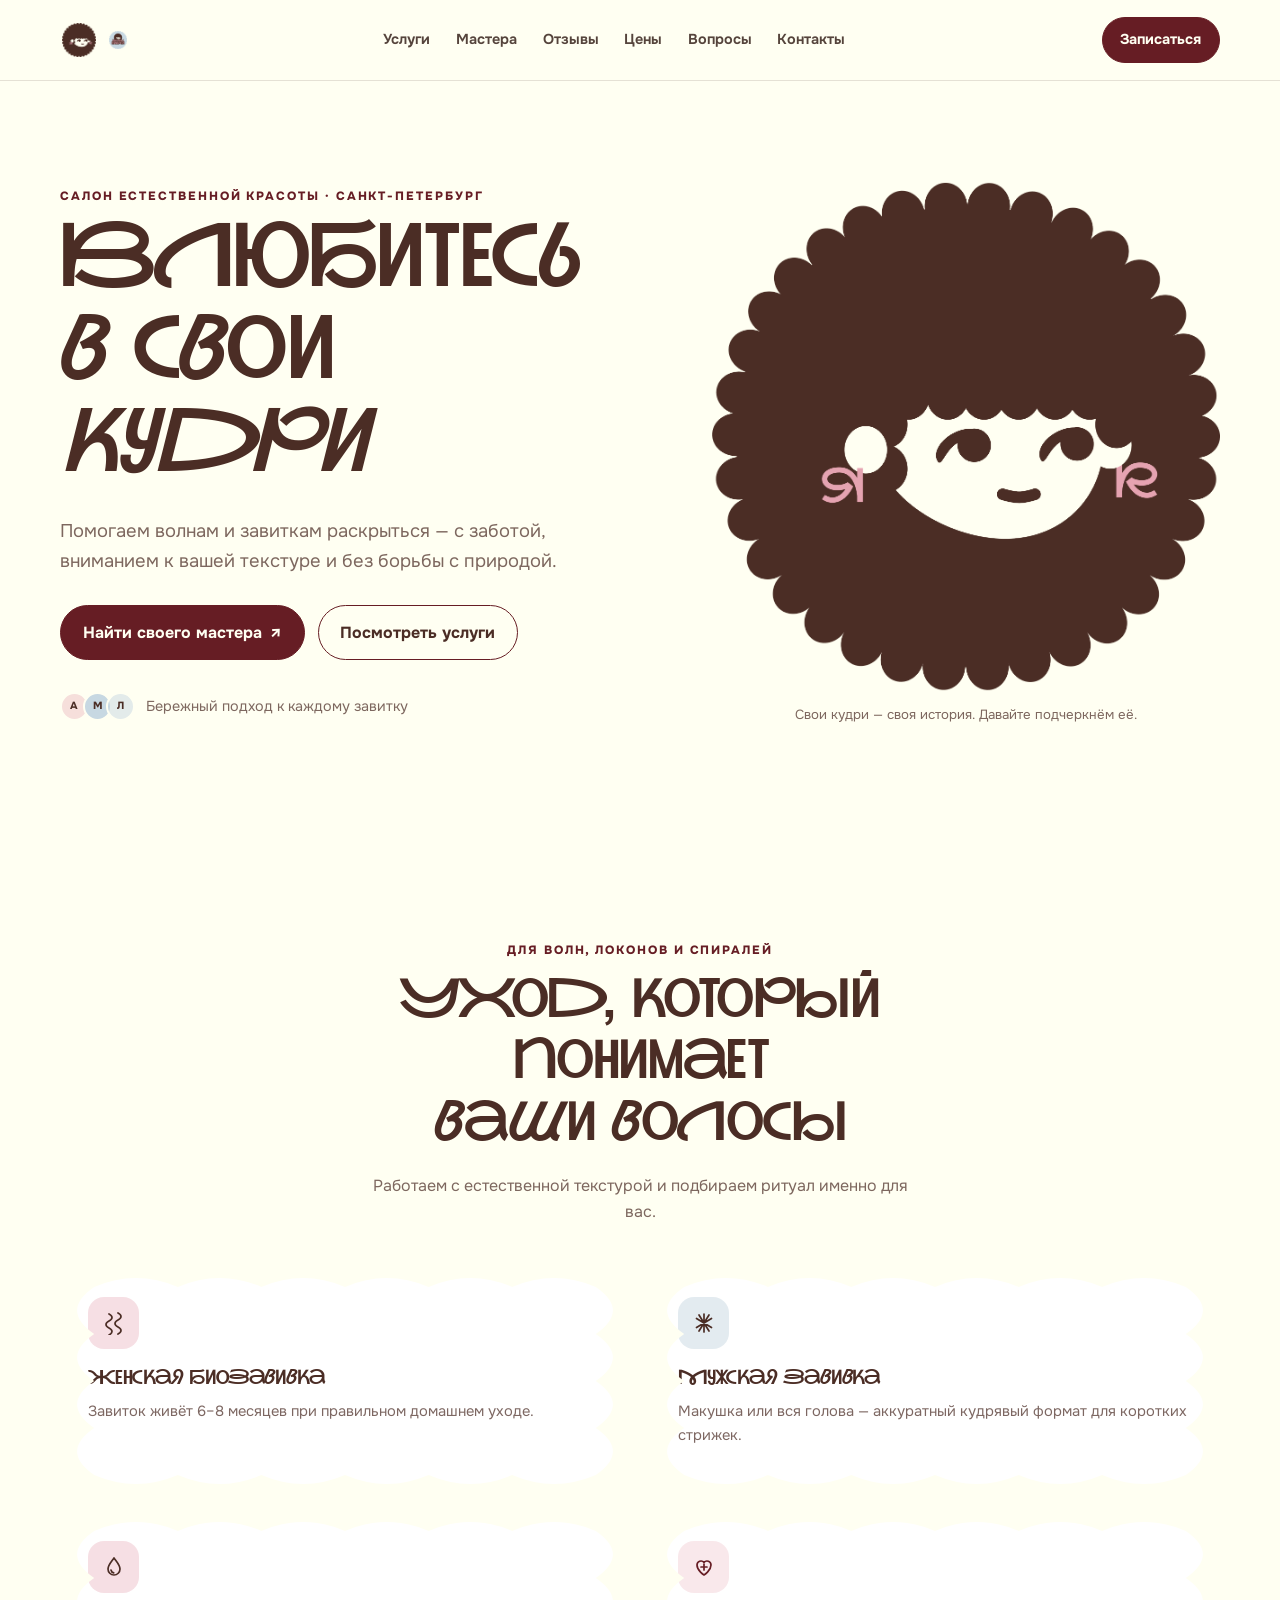
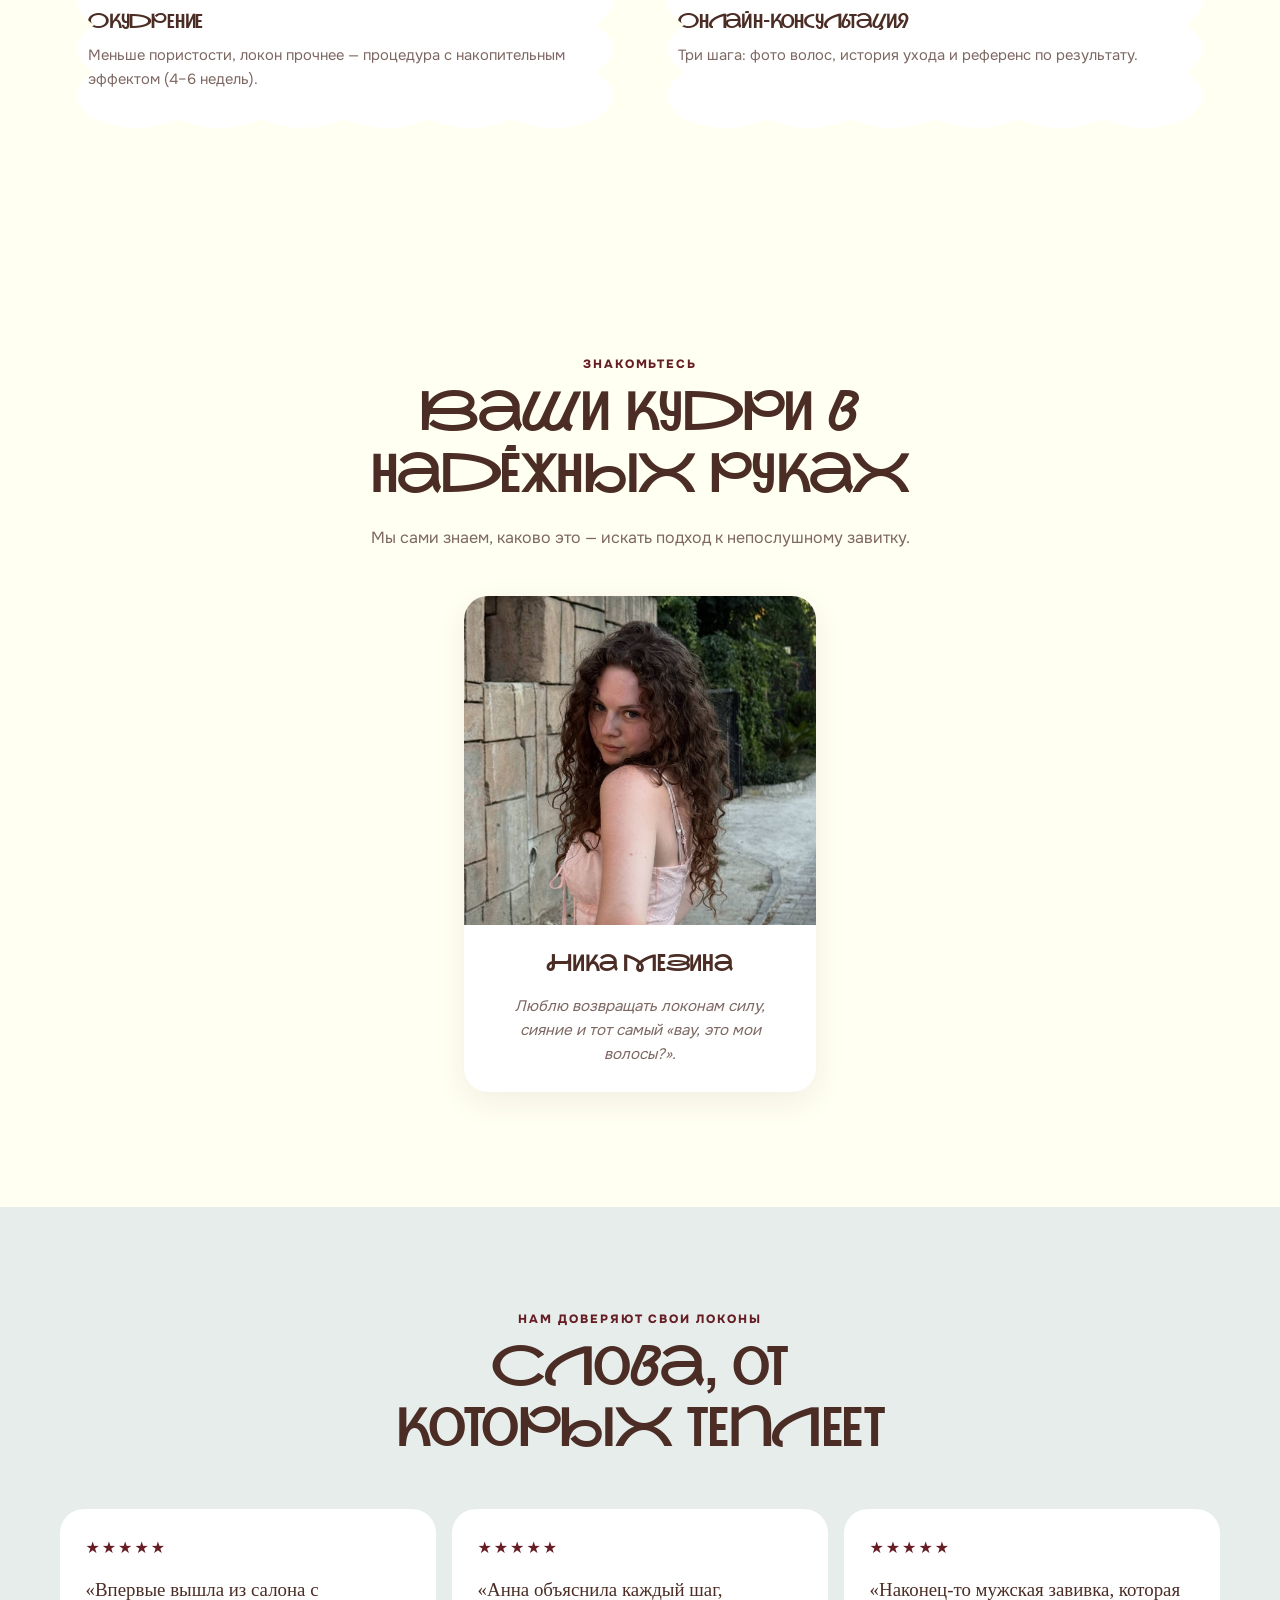
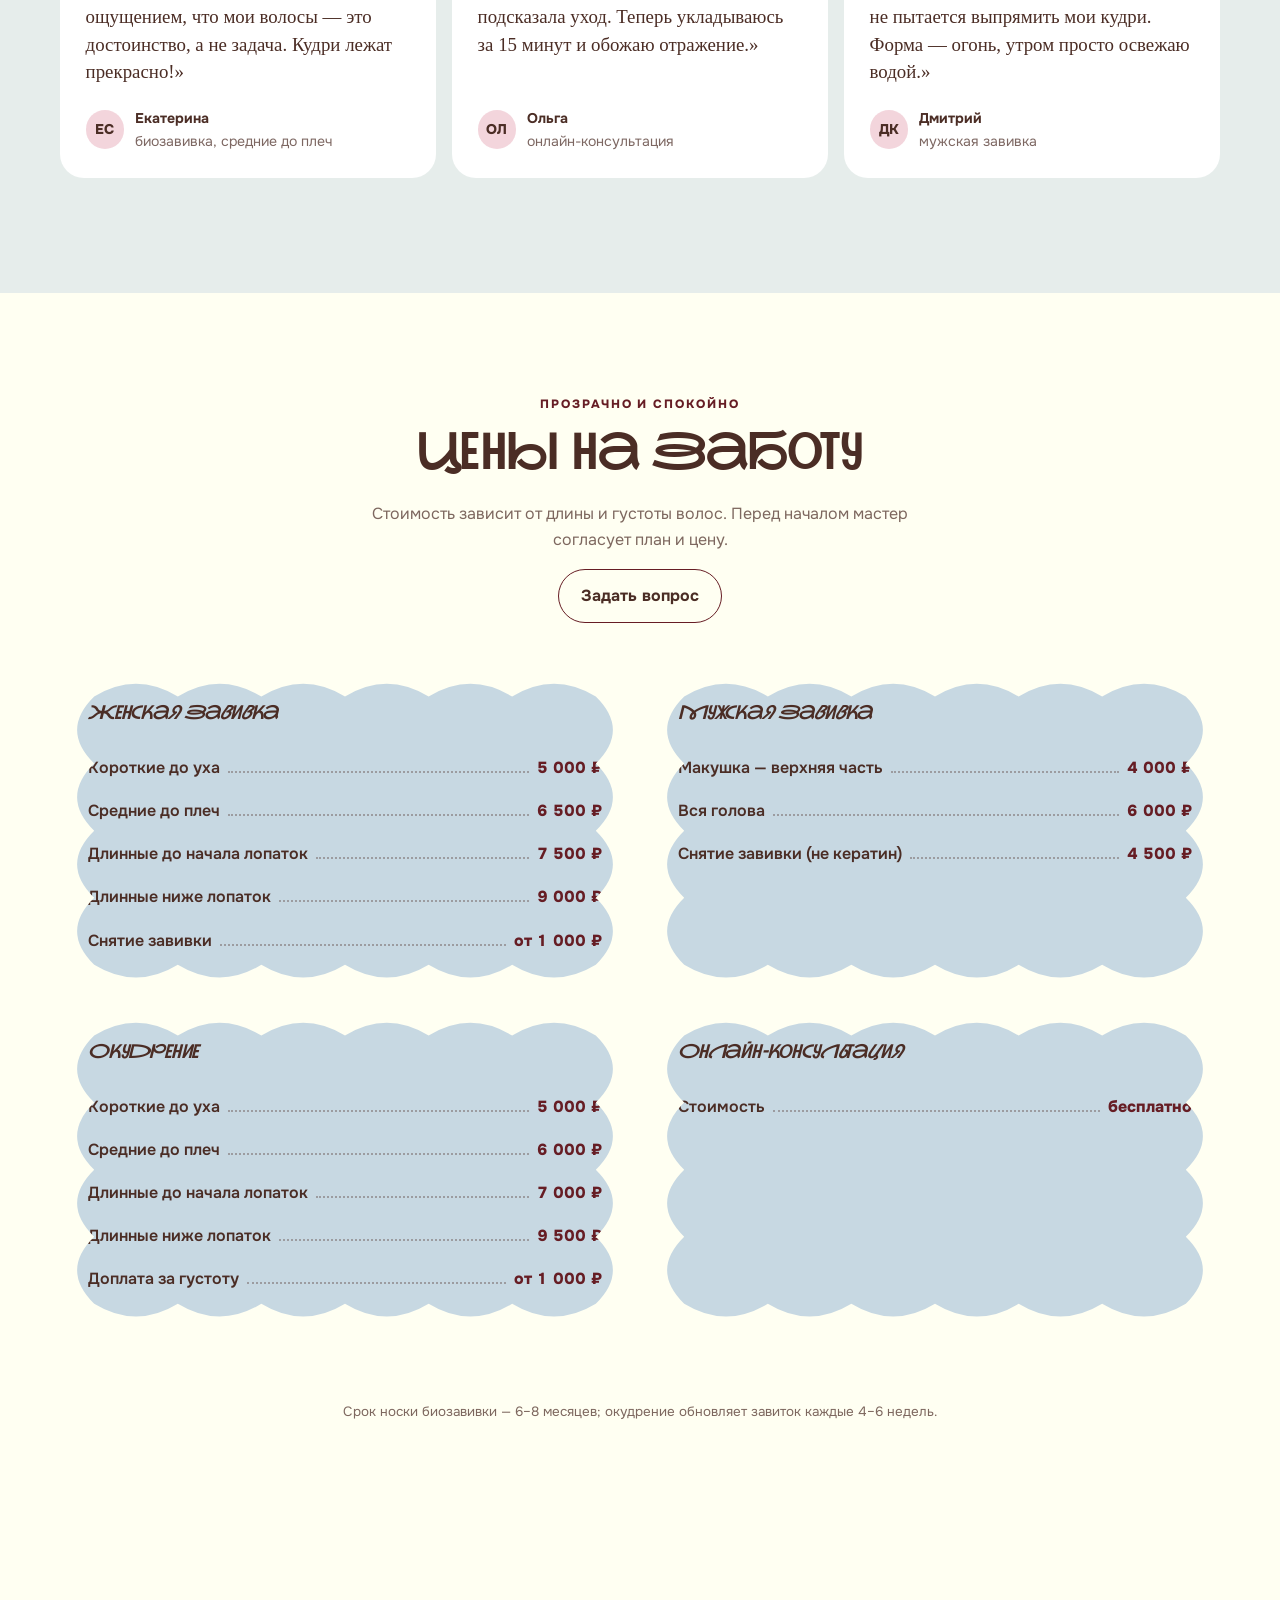
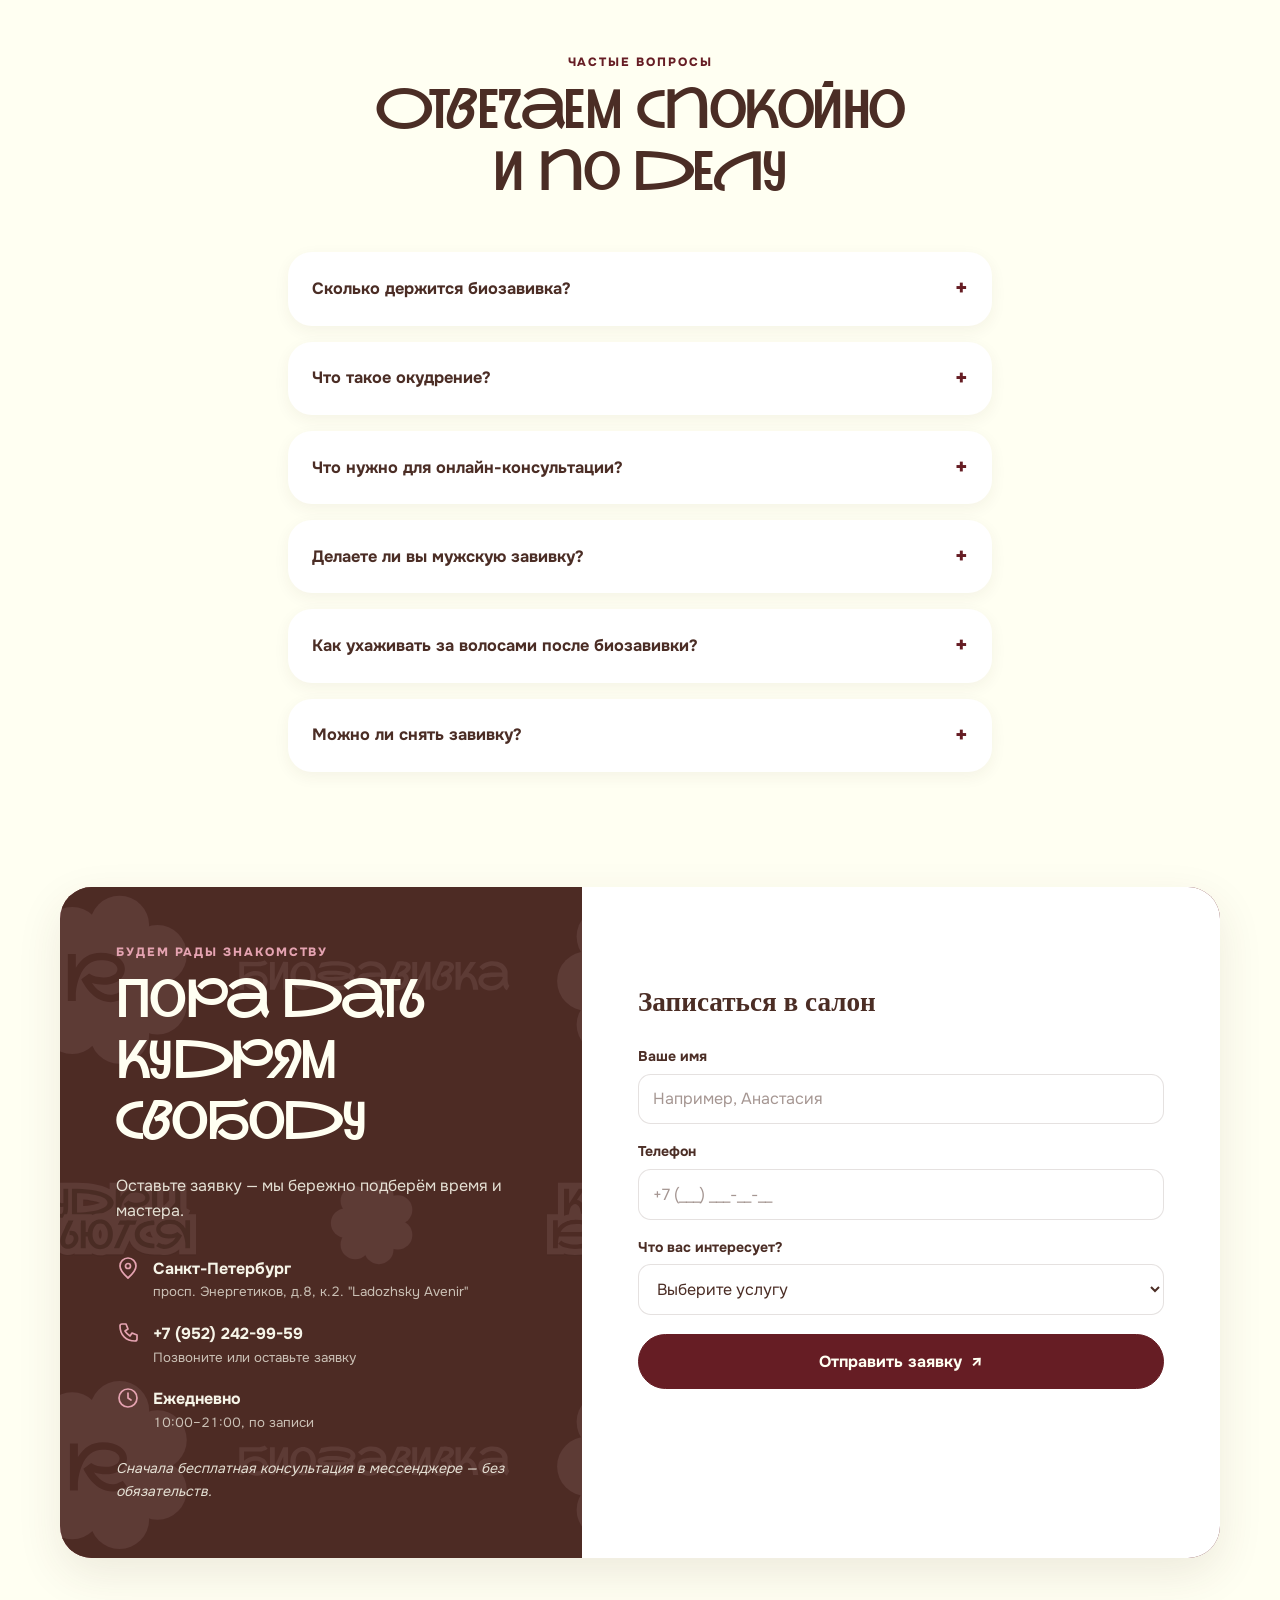
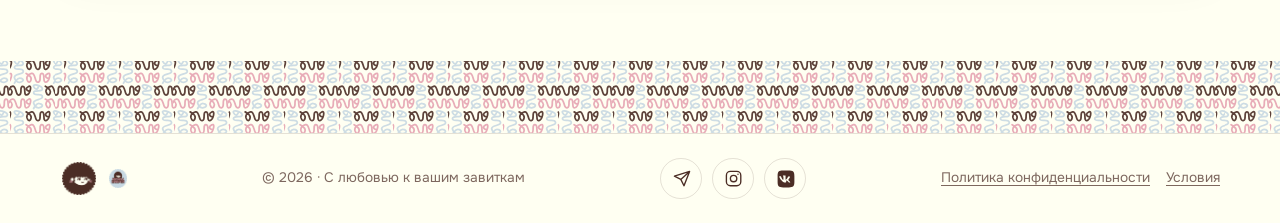
<file: index.html>
<!DOCTYPE html>
<html lang="ru">
<head>
  <meta charset="UTF-8">
  <meta name="viewport" content="width=device-width, initial-scale=1.0">
  <meta name="theme-color" content="#FFFFF2">
  <meta name="description" content="Кудри вьются — салон бережного ухода и стрижки для кудрявых волос в Санкт-Петербурге.">
  <meta property="og:title" content="Кудри вьются — салон для ваших локонов">
  <meta property="og:description" content="Салон бережного ухода и стрижки для кудрявых волос в Санкт-Петербурге.">
  <meta property="og:type" content="website">
  <title>Кудри вьются — салон для ваших локонов</title>
  <link rel="icon" type="image/png" href="img/logo.png">
  <link rel="preconnect" href="https://fonts.googleapis.com">
  <link rel="preconnect" href="https://fonts.gstatic.com" crossorigin>
  <link href="https://fonts.googleapis.com/css2?family=Onest:wght@400;500;600;700&display=swap" rel="stylesheet">
  <link rel="stylesheet" href="styles.css">
  <script type="application/ld+json">
  {
    "@context": "https://schema.org",
    "@type": "FAQPage",
    "mainEntity": [
      {
        "@type": "Question",
        "name": "Сколько держится биозавивка?",
        "acceptedAnswer": {
          "@type": "Answer",
          "text": "6–8 месяцев при правильном домашнем уходе. Локон остаётся живым и упругим, если использовать бессульфатный уход и не перегружать волосы силиконами."
        }
      },
      {
        "@type": "Question",
        "name": "Что такое окудрение?",
        "acceptedAnswer": {
          "@type": "Answer",
          "text": "Это процедура с накопительным эффектом, которая: уменьшает пористость; увеличивает упругость и прочность; реконструирует волос изнутри; возвращает природный завиток. Срок носки — 4–6 недель, затем процедуру можно повторить."
        }
      },
      {
        "@type": "Question",
        "name": "Что нужно для онлайн-консультации?",
        "acceptedAnswer": {
          "@type": "Answer",
          "text": "Три простых шага: 1) пришлите 3–4 фото волос (спереди, сзади, сбоку); 2) опишите краткую историю волос за последние 1–1,5 года — окрашивания, хна, ботокс, кератин и др.; 3) пришлите референс или опишите, какой результат вы ждёте от процедуры биозавивки."
        }
      },
      {
        "@type": "Question",
        "name": "Делаете ли вы мужскую завивку?",
        "acceptedAnswer": {
          "@type": "Answer",
          "text": "Да. Предлагаем два варианта: макушка (верхняя часть) или вся голова. Снятие завивки (не кератин) также доступно."
        }
      },
      {
        "@type": "Question",
        "name": "Как ухаживать за волосами после биозавивки?",
        "acceptedAnswer": {
          "@type": "Answer",
          "text": "Рекомендуем бессульфатные шампуни, увлажняющие маски 1–2 раза в неделю и несмываемый уход для кудрявых волос. Расчёсывайте влажные волосы гребнем с широкими зубьями, не трите полотенцем — лучше промакивать."
        }
      },
      {
        "@type": "Question",
        "name": "Можно ли снять завивку?",
        "acceptedAnswer": {
          "@type": "Answer",
          "text": "Да, снятие завивки возможно. Для женских волос — от 1 000 ₽, для мужских (не кератин) — 4 500 ₽. Мастер оценит состояние волос и подберёт безопасный способ снятия."
        }
      }
    ]
  }
  </script>
</head>
<body>
  <script>document.documentElement.classList.add('js-enabled');</script>
  <a class="skip-link" href="#top">Перейти к содержимому</a>
  <header class="site-header">
    <div class="container header-inner">
      <a class="brand" href="#top" aria-label="Кудри вьются — на главную">
        <span class="brand-mark" aria-hidden="true"><img src="img/logo.png" alt="" aria-hidden="true" width="256" height="255" onerror="this.onerror=null;this.src='img/brand-mark-small.png'"></span>
        <span class="brand-wordmark"><img src="img/logo_letters.png" alt="" aria-hidden="true" onerror="this.onerror=null;this.style.display='none';this.nextElementSibling.style.display=''"><span style="display:none">Кудри вьются</span></span>
      </a>
      <nav class="nav" id="site-nav" aria-label="Основная навигация">
        <a href="#services">Услуги</a><a href="#team">Мастера</a><a href="#reviews">Отзывы</a><a href="#prices">Цены</a><a href="#faq">Вопросы</a><a href="#contacts">Контакты</a>
      </nav>
      <a class="button header-cta" href="#contacts">Записаться</a>
      <button class="menu-toggle" type="button" aria-label="Открыть меню" aria-expanded="false" aria-controls="site-nav">
        <svg class="icon menu-icon" viewBox="0 0 24 24" aria-hidden="true"><rect class="bar bar-1" x="4" y="6" width="16" height="2" rx="1"/><rect class="bar bar-2" x="4" y="11" width="16" height="2" rx="1"/><rect class="bar bar-3" x="4" y="16" width="16" height="2" rx="1"/></svg>
      </button>
    </div>
  </header>

  <main id="top">
    <section class="hero" aria-labelledby="hero-title">
      <div class="container hero-grid">
        <div class="hero-copy">
          <p class="eyebrow">Салон естественной красоты · Санкт-Петербург</p>
          <h1 id="hero-title">Влюбитесь в свои <em>кудри</em></h1>
          <p>Помогаем волнам и завиткам раскрыться — с заботой, вниманием к вашей текстуре и без борьбы с природой.</p>
          <div class="hero-actions"><a class="button" href="#contacts">Найти своего мастера <span aria-hidden="true">↗</span></a><a class="button button-outline" href="#services">Посмотреть услуги</a></div>
          <div class="hero-note"><span class="note-dots" aria-hidden="true"><span>А</span><span>М</span><span>Л</span></span><span>Бережный подход к каждому завитку</span></div>
        </div>
        <div>
          <div class="hero-art">
            <img src="img/logo.png" alt="Иллюстрация бренда — девочка с объёмными кудрями на розовом облаке" onerror="this.onerror=null;this.src='img/brand-hero.png'" style="width:100%;height:auto">
          </div>
          <p class="hero-caption">Свои кудри — своя история. Давайте подчеркнём её.</p>
        </div>
      </div>
    </section>

    <section class="section services reveal" id="services" aria-labelledby="services-title">
      <div class="container">
        <div class="section-heading"><p class="eyebrow">Для волн, локонов и спиралей</p><h2 id="services-title">Уход, который понимает ваши волосы</h2><p>Работаем с естественной текстурой и подбираем ритуал именно для вас.</p></div>
        <div class="service-grid reveal-stagger">
          <article class="service-card blob"><span class="service-icon"><svg class="icon" viewBox="0 0 24 24" aria-hidden="true"><path d="M7 3c4 2 4 5 0 7s-4 5 0 7 4 5 0 7M16 2c4 2 4 5 0 7s-4 5 0 7 4 5 0 7"/></svg></span><h3>Женская биозавивка</h3><p>Завиток живёт 6–8 месяцев при правильном домашнем уходе.</p></article>
          <article class="service-card blob"><span class="service-icon"><svg class="icon" viewBox="0 0 24 24" aria-hidden="true"><path d="M12 3v18M4.5 7.5l15 9M4.5 16.5l15-9M7 4l10 16M17 4 7 20"/></svg></span><h3>Мужская завивка</h3><p>Макушка или вся голова — аккуратный кудрявый формат для коротких стрижек.</p></article>
          <article class="service-card blob"><span class="service-icon"><svg class="icon" viewBox="0 0 24 24" aria-hidden="true"><path d="M12 3c-2 3-6 7-6 11a6 6 0 0 0 12 0c0-4-4-8-6-11zM9 15c.3 1.6 1.2 2.5 2.7 2.8"/></svg></span><h3>Окудрение</h3><p>Меньше пористости, локон прочнее — процедура с накопительным эффектом (4–6 недель).</p></article>
          <article class="service-card blob"><span class="service-icon"><svg class="icon" viewBox="0 0 24 24" aria-hidden="true"><path d="M12 20s-7-4.4-7-10a4 4 0 0 1 7-2.6A4 4 0 0 1 19 10c0 5.6-7 10-7 10zM9 12h6M12 9v6"/></svg></span><h3>Онлайн-консультация</h3><p>Три шага: фото волос, история ухода и референс по результату.</p></article>
        </div>
      </div>
    </section>

    <section class="section reveal" id="team" aria-labelledby="team-title">
      <div class="container">
        <div class="section-heading"><p class="eyebrow">Знакомьтесь</p><h2 id="team-title">Ваши кудри в надёжных руках</h2><p>Мы сами знаем, каково это — искать подход к непослушному завитку.</p></div>
        <div class="team-grid reveal-stagger">
          <article class="master-card">
            <div class="portrait">
              <img src="img/master-nika.png" alt="Портрет мастера Ники Мезиной" width="1319" height="1317" onerror="this.style.display='none';this.nextElementSibling.style.display='grid'">
              <div class="portrait-fallback" style="display:none">
                <img src="img/brand-mark-small.png" alt="" aria-hidden="true" width="256" height="255">
              </div>
            </div>
            <div class="master-info">
              <h3>Ника Мезина</h3>
              <p>Люблю возвращать локонам силу, сияние и тот самый «вау, это мои волосы?».</p>
            </div>
          </article>
        </div>
      </div>
    </section>

    <section class="section reviews reveal" id="reviews" aria-labelledby="reviews-title">
      <div class="container">
        <div class="section-heading"><p class="eyebrow">Нам доверяют свои локоны</p><h2 id="reviews-title">Слова, от которых теплеет</h2></div>
        <div class="review-grid reveal-stagger">
          <article class="review-card"><div class="stars" aria-label="5 из 5 звёзд">★★★★★</div><blockquote>«Впервые вышла из салона с ощущением, что мои волосы — это достоинство, а не задача. Кудри лежат прекрасно!»</blockquote><div class="review-author"><span class="review-avatar" aria-hidden="true">ЕС</span><span><strong>Екатерина</strong><br>биозавивка, средние до плеч</span></div></article>
          <article class="review-card"><div class="stars" aria-label="5 из 5 звёзд">★★★★★</div><blockquote>«Анна объяснила каждый шаг, подсказала уход. Теперь укладываюсь за 15 минут и обожаю отражение.»</blockquote><div class="review-author"><span class="review-avatar" aria-hidden="true">ОЛ</span><span><strong>Ольга</strong><br>онлайн-консультация</span></div></article>
          <article class="review-card"><div class="stars" aria-label="5 из 5 звёзд">★★★★★</div><blockquote>«Наконец-то мужская завивка, которая не пытается выпрямить мои кудри. Форма — огонь, утром просто освежаю водой.»</blockquote><div class="review-author"><span class="review-avatar" aria-hidden="true">ДК</span><span><strong>Дмитрий</strong><br>мужская завивка</span></div></article>
        </div>
      </div>
    </section>

    <section class="section reveal" id="prices" aria-labelledby="prices-title">
      <div class="container price-wrap">
        <div class="price-intro"><p class="eyebrow">Прозрачно и спокойно</p><h2 id="prices-title">Цены на заботу</h2><p>Стоимость зависит от длины и густоты волос. Перед началом мастер согласует план и цену.</p><a class="button button-outline" href="#contacts">Задать вопрос</a></div>
        <div class="price-groups">
          <div class="blob price-group">
            <h3>Женская завивка</h3>
            <ul class="price-list">
              <li><span class="price-label">Короткие до уха</span><span class="price-leader"></span><span class="price-value">5 000 ₽</span></li>
              <li><span class="price-label">Средние до плеч</span><span class="price-leader"></span><span class="price-value">6 500 ₽</span></li>
              <li><span class="price-label">Длинные до начала лопаток</span><span class="price-leader"></span><span class="price-value">7 500 ₽</span></li>
              <li><span class="price-label">Длинные ниже лопаток</span><span class="price-leader"></span><span class="price-value">9 000 ₽</span></li>
              <li><span class="price-label">Снятие завивки</span><span class="price-leader"></span><span class="price-value">от 1 000 ₽</span></li>
            </ul>
          </div>
          <div class="blob price-group">
            <h3>Мужская завивка</h3>
            <ul class="price-list">
              <li><span class="price-label">Макушка — верхняя часть</span><span class="price-leader"></span><span class="price-value">4 000 ₽</span></li>
              <li><span class="price-label">Вся голова</span><span class="price-leader"></span><span class="price-value">6 000 ₽</span></li>
              <li><span class="price-label">Снятие завивки (не кератин)</span><span class="price-leader"></span><span class="price-value">4 500 ₽</span></li>
            </ul>
          </div>
          <div class="blob price-group">
            <h3>Окудрение</h3>
            <ul class="price-list">
              <li><span class="price-label">Короткие до уха</span><span class="price-leader"></span><span class="price-value">5 000 ₽</span></li>
              <li><span class="price-label">Средние до плеч</span><span class="price-leader"></span><span class="price-value">6 000 ₽</span></li>
              <li><span class="price-label">Длинные до начала лопаток</span><span class="price-leader"></span><span class="price-value">7 000 ₽</span></li>
              <li><span class="price-label">Длинные ниже лопаток</span><span class="price-leader"></span><span class="price-value">9 500 ₽</span></li>
              <li><span class="price-label">Доплата за густоту</span><span class="price-leader"></span><span class="price-value">от 1 000 ₽</span></li>
            </ul>
          </div>
          <div class="blob price-group">
            <h3>Онлайн-консультация</h3>
            <ul class="price-list">
              <li><span class="price-label">Стоимость</span><span class="price-leader"></span><span class="price-value">бесплатно</span></li>
            </ul>
          </div>
        </div>
        <p class="price-footnote">Срок носки биозавивки — 6–8 месяцев; окудрение обновляет завиток каждые 4–6 недель.</p>
      </div>
    </section>

    <section class="section reveal" id="faq" aria-labelledby="faq-title">
      <div class="container">
        <div class="section-heading"><p class="eyebrow">Частые вопросы</p><h2 id="faq-title">Отвечаем спокойно и по делу</h2></div>
        <div class="faq-list reveal-stagger">
          <div class="faq-item"><details><summary>Сколько держится биозавивка?</summary><p>6–8 месяцев при правильном домашнем уходе. Локон остаётся живым и упругим, если использовать бессульфатный уход и не перегружать волосы силиконами.</p></details></div>
          <div class="faq-item"><details><summary>Что такое окудрение?</summary><p>Это процедура с накопительным эффектом, которая:</p><ul><li>уменьшает пористость;</li><li>увеличивает упругость и прочность;</li><li>реконструирует волос изнутри;</li><li>возвращает природный завиток.</li></ul><p>Срок носки — 4–6 недель, затем процедуру можно повторить.</p></details></div>
          <div class="faq-item"><details><summary>Что нужно для онлайн-консультации?</summary><p>Три простых шага: 1) пришлите 3–4 фото волос (спереди, сзади, сбоку); 2) опишите краткую историю волос за последние 1–1,5 года — окрашивания, хна, ботокс, кератин и др.; 3) пришлите референс или опишите, какой результат вы ждёте от процедуры биозавивки.</p></details></div>
          <div class="faq-item"><details><summary>Делаете ли вы мужскую завивку?</summary><p>Да. Предлагаем два варианта: макушка (верхняя часть) или вся голова. Снятие завивки (не кератин) также доступно.</p></details></div>
          <div class="faq-item"><details><summary>Как ухаживать за волосами после биозавивки?</summary><p>Рекомендуем бессульфатные шампуни, увлажняющие маски 1–2 раза в неделю и несмываемый уход для кудрявых волос. Расчёсывайте влажные волосы гребнем с широкими зубьями, не трите полотенцем — лучше промакивать.</p></details></div>
          <div class="faq-item"><details><summary>Можно ли снять завивку?</summary><p>Да, снятие завивки возможно. Для женских волос — от 1 000 ₽, для мужских (не кератин) — 4 500 ₽. Мастер оценит состояние волос и подберёт безопасный способ снятия.</p></details></div>
        </div>
      </div>
    </section>

    <section class="contact-section reveal" id="contacts" aria-labelledby="contact-title">
      <div class="container contact-panel">
        <div class="contact-info"><p class="eyebrow">Будем рады знакомству</p><h2 id="contact-title">Пора дать кудрям свободу</h2><p>Оставьте заявку — мы бережно подберём время и мастера.</p>
          <ul class="contact-list">
            <li><svg class="icon" viewBox="0 0 24 24" aria-hidden="true"><path d="M20 10c0 5-8 12-8 12S4 15 4 10a8 8 0 1 1 16 0z"/><circle cx="12" cy="10" r="2.5"/></svg><span><strong>Санкт-Петербург</strong><small>просп. Энергетиков, д.8, к.2. "Ladozhsky Avenir"</small></span></li>
            <li><svg class="icon" viewBox="0 0 24 24" aria-hidden="true"><path d="M6 3h4l2 5-3 2a15 15 0 0 0 5 5l2-3 5 2v4c0 1.1-.9 2-2 2C10 20 4 14 4 5c0-1.1.9-2 2-2z"/></svg><span><strong><a href="tel:+78125551234">+7 (952) 242-99-59</a></strong><small>Позвоните или оставьте заявку</small></span></li>
            <li><svg class="icon" viewBox="0 0 24 24" aria-hidden="true"><circle cx="12" cy="12" r="9"/><path d="M12 7v5l3 2"/></svg><span><strong>Ежедневно</strong><small>10:00–21:00, по записи</small></span></li>
          </ul>
          <p class="risk-reversal">Сначала бесплатная консультация в мессенджере — без обязательств.</p>
        </div>
        <form class="contact-form" id="appointment-form">
          <h3>Записаться в салон</h3>
          <div class="field"><label for="name">Ваше имя</label><input id="name" name="name" type="text" autocomplete="name" placeholder="Например, Анастасия" required></div>
          <div class="field"><label for="phone">Телефон</label><input id="phone" name="phone" type="tel" autocomplete="tel" inputmode="tel" placeholder="+7 (___) ___-__-__" required></div>
          <div class="field"><label for="service">Что вас интересует?</label><select id="service" name="service" required><option value="" disabled selected>Выберите услугу</option><option>Женская биозавивка</option><option>Мужская завивка</option><option>Окудрение</option><option>Онлайн-консультация</option></select></div>
          <button class="button" type="submit">Отправить заявку <span aria-hidden="true">↗</span></button>
          <p class="form-error" id="form-error" role="alert" aria-live="assertive"></p>
          <p class="form-message" id="form-message" role="status" aria-live="polite"></p>
        </form>
      </div>
    </section>
  </main>

  <div class="locks-strip" aria-hidden="true"></div>

  <footer class="site-footer"><div class="container footer-inner"><a class="brand" href="#top"><span class="brand-mark" aria-hidden="true"><img src="img/logo.png" alt="" aria-hidden="true" width="256" height="255" onerror="this.onerror=null;this.src='img/brand-mark-small.png'"></span><span class="brand-wordmark"><img src="img/logo_letters.png" alt="" aria-hidden="true" onerror="this.onerror=null;this.style.display='none';this.nextElementSibling.style.display=''"><span style="display:none">Кудри вьются</span></span></a><span class="footer-copy">© <span id="year">2026</span> · С любовью к вашим завиткам</span><div class="socials" aria-label="Мы в социальных сетях"><a href="https://t.me/kycheryanika" target="_blank" rel="noopener" aria-label="Telegram"><svg class="icon" viewBox="0 0 24 24" aria-hidden="true"><path d="m22 3-7 18-4-8-8-4zM22 3 11 13"/></svg></a><a href="https://www.instagram.com/nikacurlywave?igsh=a3hlYjdvanN4dW1s&utm_source=qr" target="_blank" rel="noopener" aria-label="Instagram"><svg class="icon" viewBox="0 0 24 24" aria-hidden="true"><rect x="3" y="3" width="18" height="18" rx="5"/><circle cx="12" cy="12" r="4"/><path d="M17.5 6.5h.01"/></svg></a><a href="https://vk.ru/nikacurlywavebio" target="_blank" rel="noopener" aria-label="ВКонтакте"><svg class="icon icon-filled" viewBox="0 0 24 24" aria-hidden="true"><path d="M15.07 2H8.93C3.33 2 2 3.33 2 8.93v7.14C2 21.67 3.33 23 8.93 23h7.14C21.67 23 23 21.67 23 16.07V8.93C23 3.33 21.67 2 15.07 2zm3.15 14.94h-1.6c-.61 0-.79-.49-1.87-1.58-.94-.9-1.35-1.02-1.58-1.02-.33 0-.42.09-.42.54v1.44c0 .38-.12.62-1.14.62-1.69-.02-3.5-1.03-4.79-2.98C4.9 12.3 4.19 9.77 4.13 9.56c-.06-.21.05-.35.25-.35h1.6c.24 0 .34.12.42.38.75 2.13 2.07 3.99 2.6 3.99.2 0 .29-.09.29-.59v-3.1c-.06-1.06-.65-1.14-.65-1.52 0-.17.14-.35.38-.35h2.5c.32 0 .44.17.44.55v4.19c0 .46.21.62.38.62.2 0 .36-.16.71-.51 1.14-1.28 1.95-3.25 1.95-3.25.1-.21.29-.38.53-.38h1.6c.49 0 .59.25.49.59-.2.95-2.13 3.68-2.13 3.68-.12.24-.22.35 0 .63.16.22.71.63 1.05.94.65.6 1.13 1.06 1.26 1.35.13.29 0 .49-.31.49z"/></svg></a></div><div class="footer-legal"><button type="button" data-dialog="#privacy-dialog">Политика конфиденциальности</button><button type="button" data-dialog="#terms-dialog">Условия</button></div></div></footer>

  <dialog class="legal-dialog" id="privacy-dialog">
    <h3>Политика конфиденциальности</h3>
    <p>Демонстрационная страница салона-парикмахерской. Мы не собираем и не храним персональные данные — форма отправляется только в демо-режиме.</p>
    <p>В реальном проекте здесь был бы текст политики обработки персональных данных в соответствии с ФЗ-152.</p>
    <button class="dialog-close" type="button">Понятно</button>
  </dialog>

  <dialog class="legal-dialog" id="terms-dialog">
    <h3>Условия</h3>
    <p>Демонстрационная страница салона-парикмахерской «Кудри вьются». Все материалы, цены и услуги приведены в качестве примера.</p>
    <p>В реальном проекте здесь были бы условия оказания услуг, порядок записи и отмены.</p>
    <button class="dialog-close" type="button">Понятно</button>
  </dialog>
  <script src="script.js"></script>
</body>
</html>
</file>
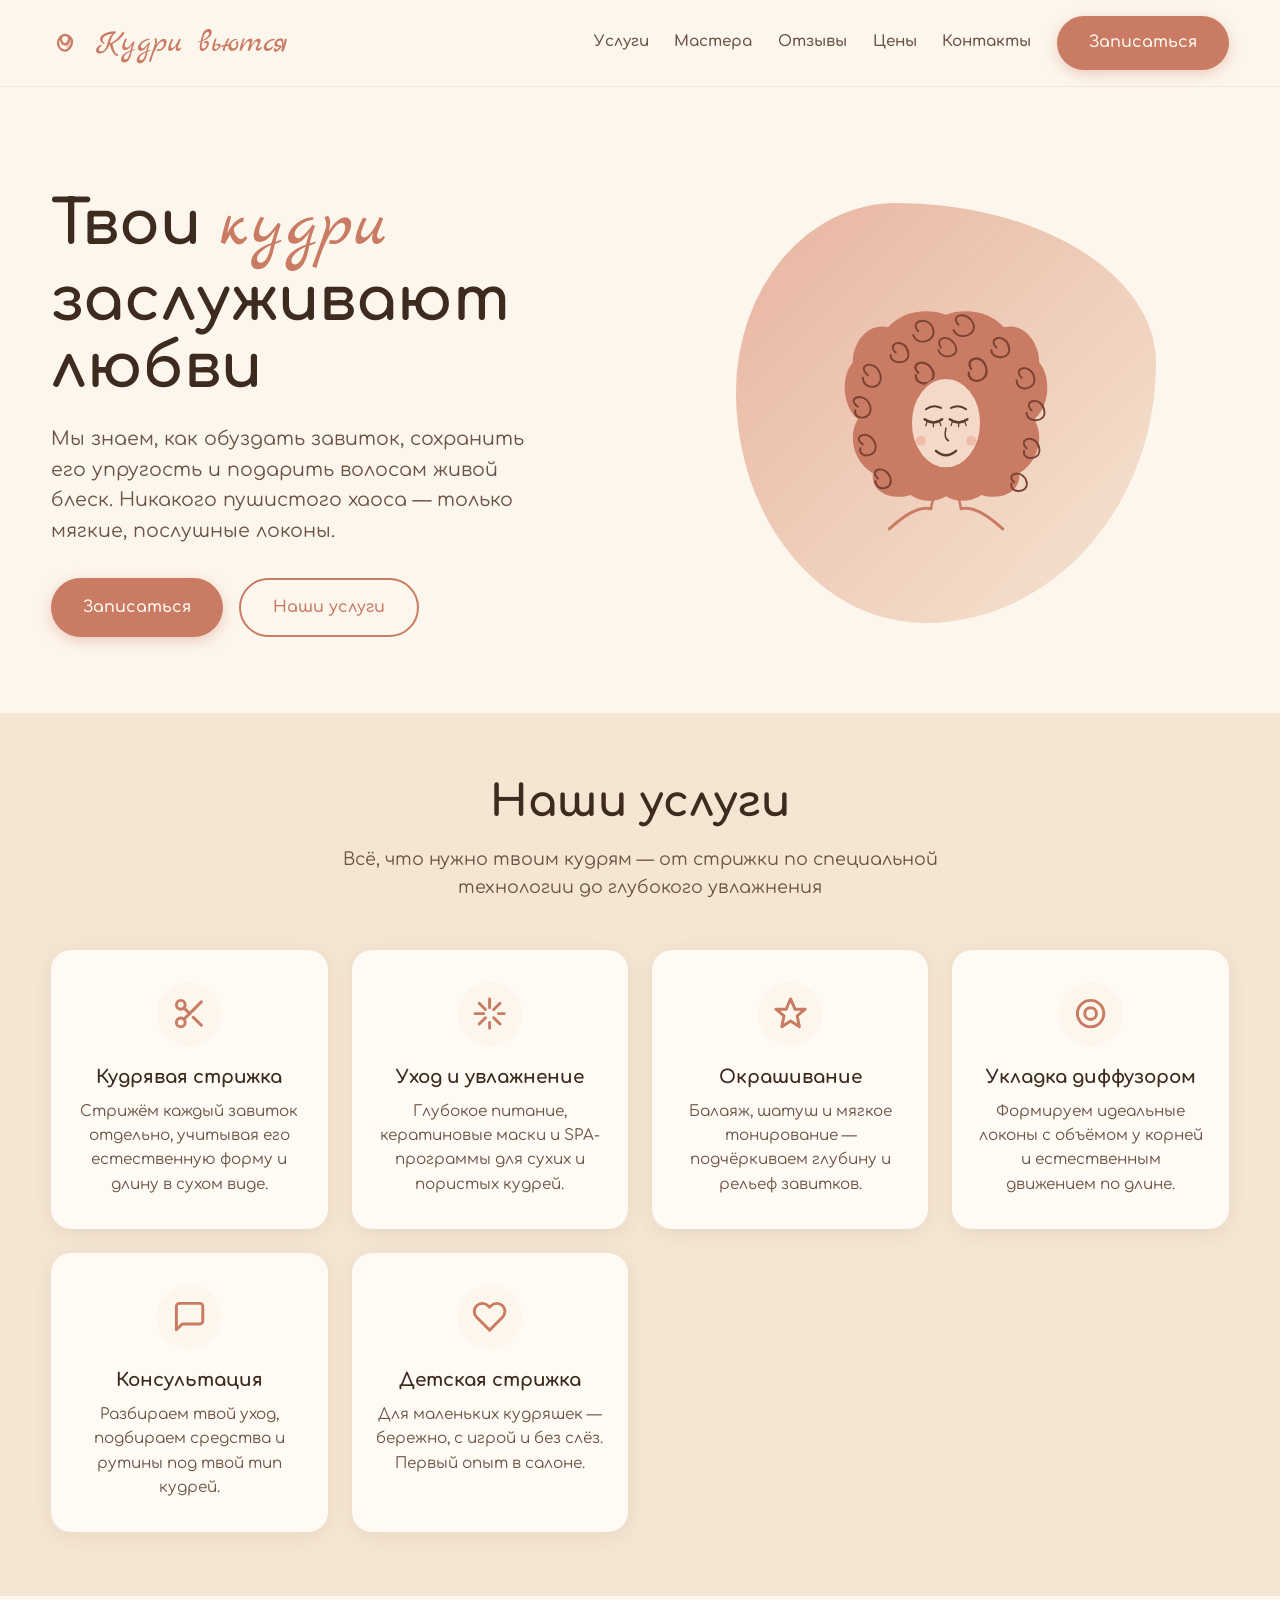
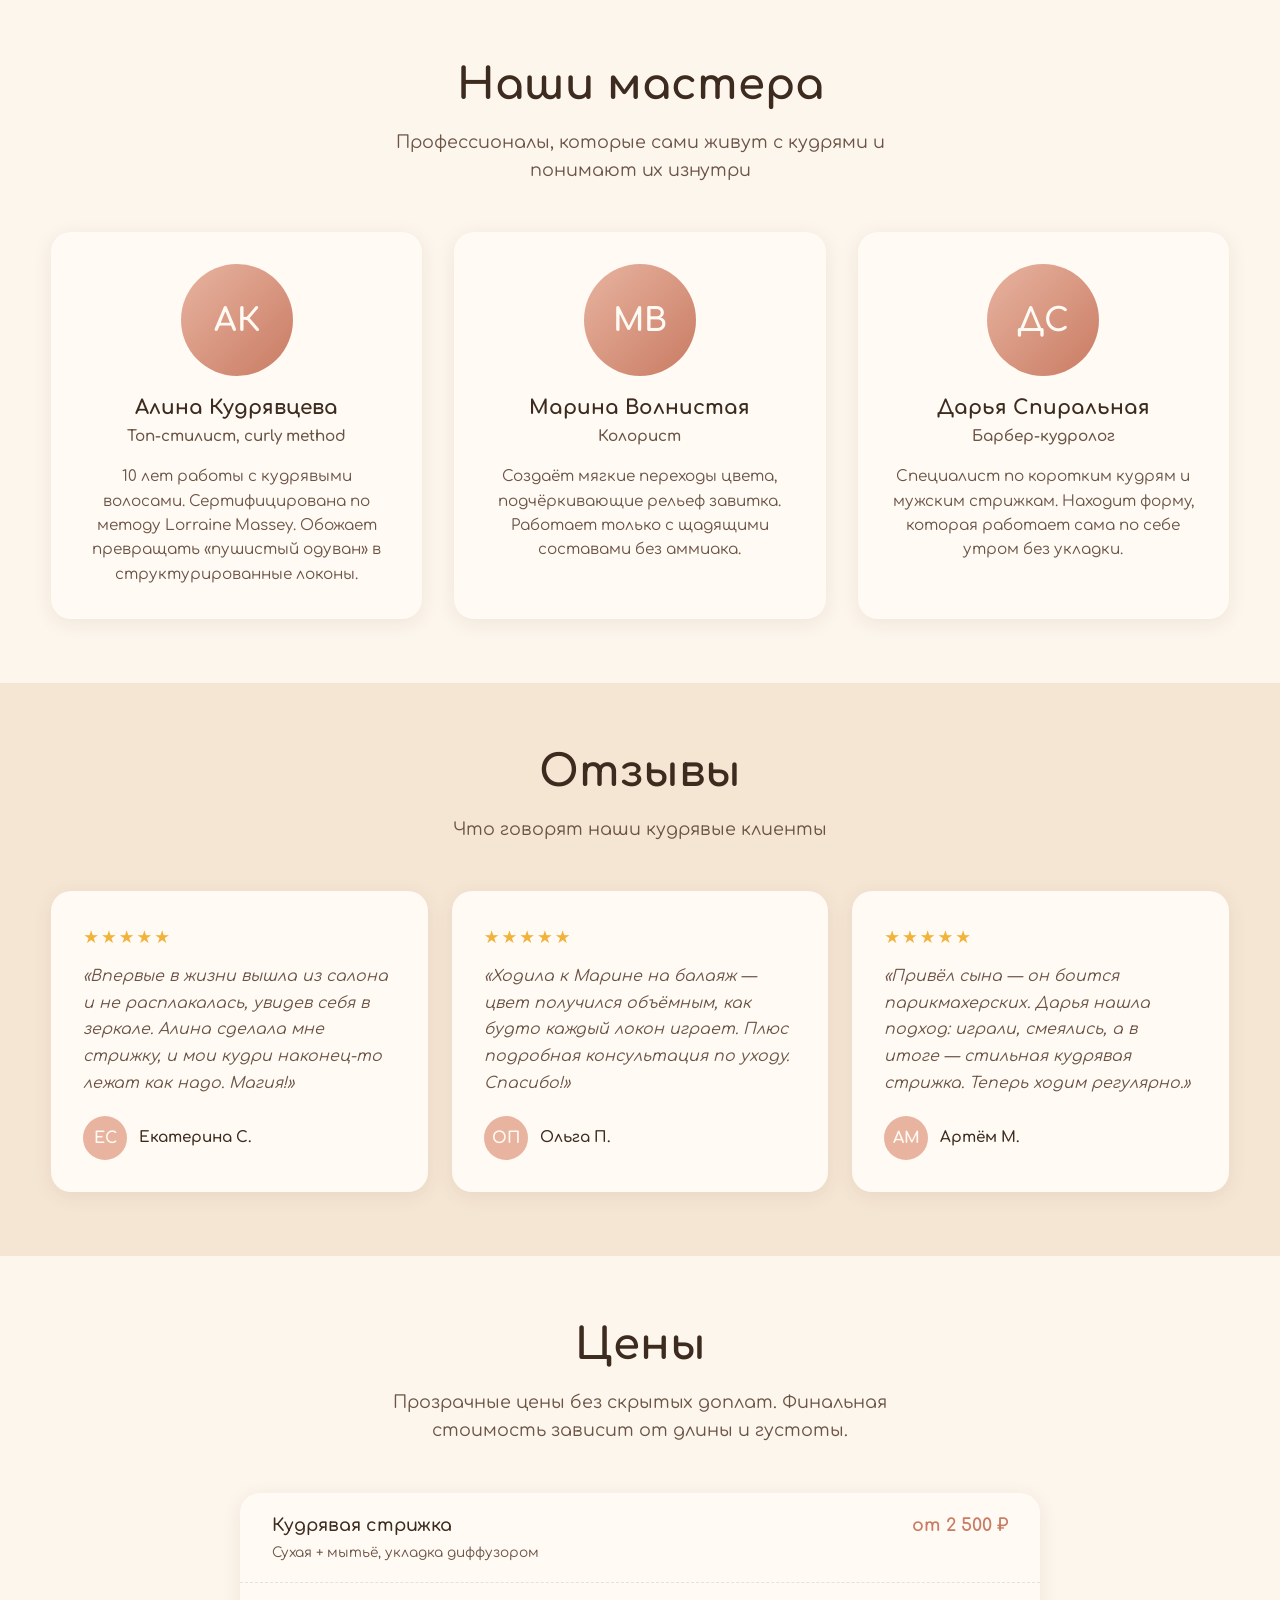
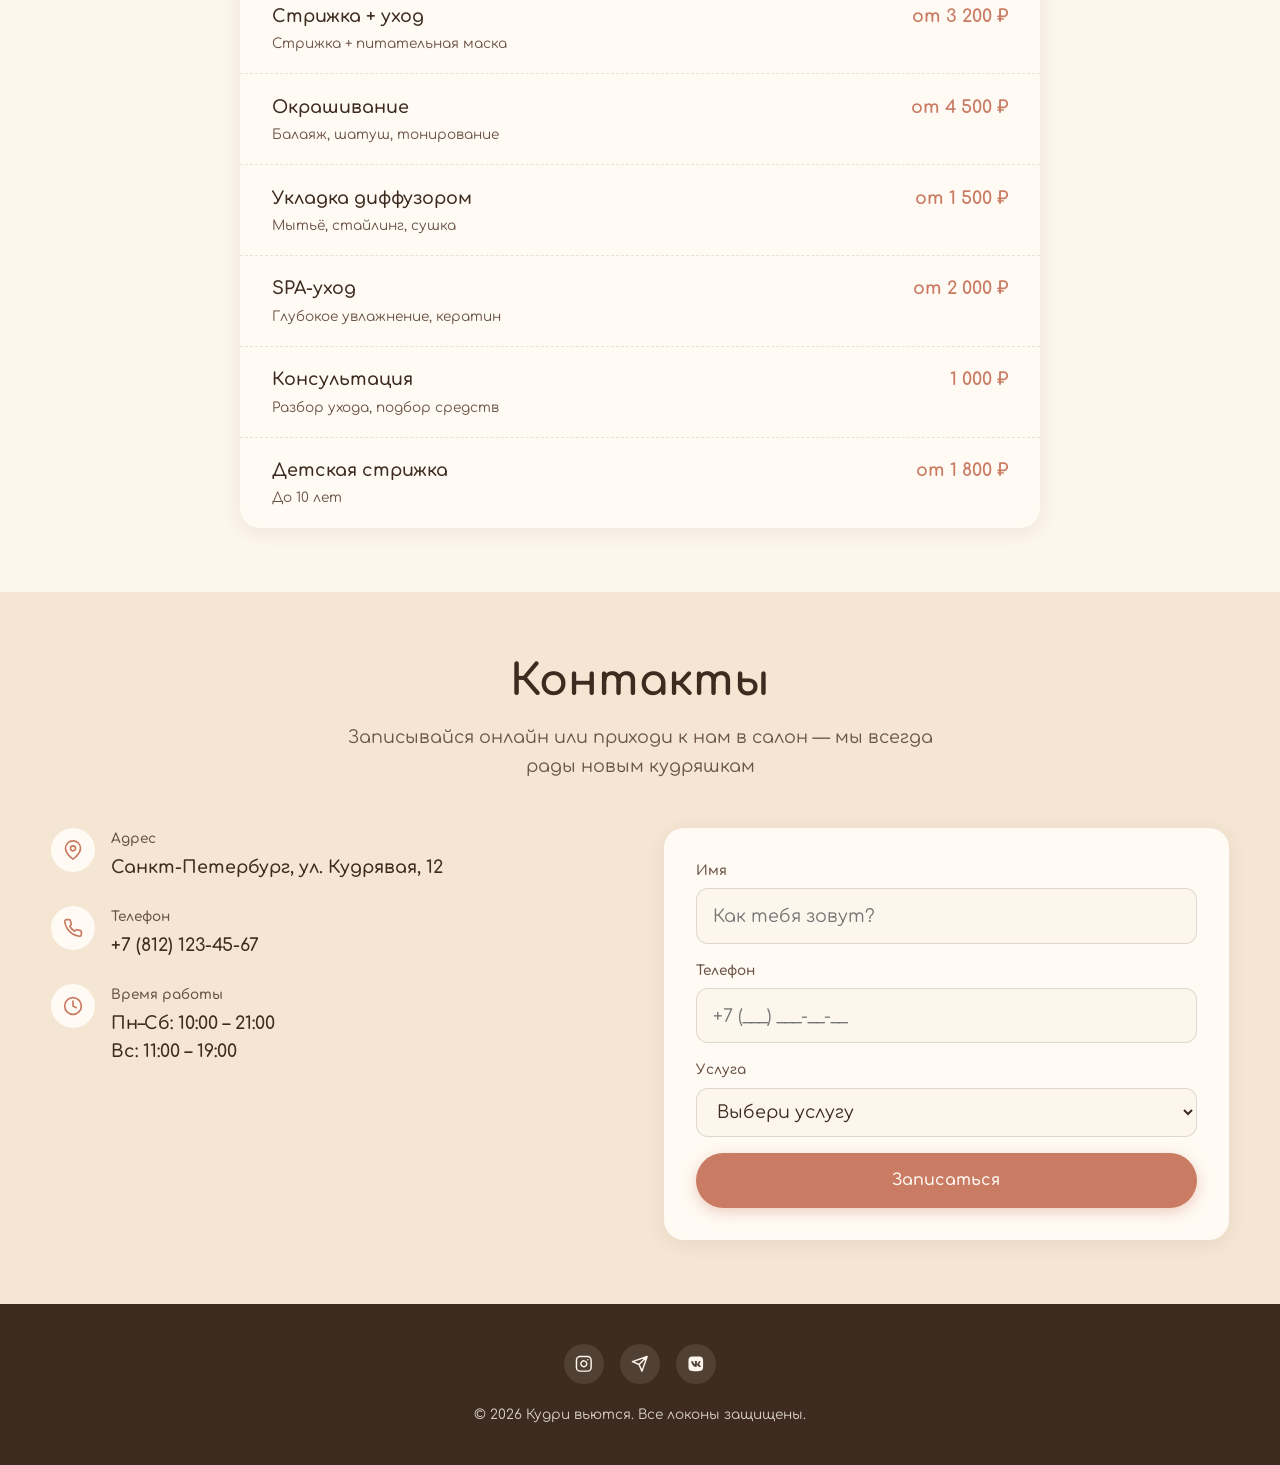
<file: index2.html>
<!DOCTYPE html>
<html lang="ru">
<head>
  <meta charset="UTF-8">
  <meta name="viewport" content="width=device-width, initial-scale=1.0">
  <title>Кудри вьются — салон кудрявых волос</title>
  <meta name="description" content="Салон для тех, кто любит свои кудри. Стрижки, уход, окрашивание и укладка по технологии curly hair.">
  <meta property="og:title" content="Кудри вьются — салон кудрявых волос">
  <meta property="og:description" content="Салон для тех, кто любит свои кудри. Стрижки, уход, окрашивание и укладка по технологии curly hair.">
  <meta property="og:type" content="website">
  <meta property="og:locale" content="ru_RU">
  <meta name="twitter:card" content="summary">
  <link rel="icon" type="image/svg+xml" href="data:image/svg+xml,%3Csvg xmlns='http://www.w3.org/2000/svg' viewBox='0 0 64 64'%3E%3Crect width='64' height='64' rx='14' fill='%23fdf6ec'/%3E%3Cpath d='M32 10c-10 6-14 18-6 26s16 10 10 18' stroke='%23c97b63' stroke-width='6' stroke-linecap='round' fill='none'/%3E%3Ccircle cx='42' cy='48' r='4' fill='%23c97b63'/%3E%3C/svg%3E">
  <link rel="preconnect" href="https://fonts.googleapis.com">
  <link rel="preconnect" href="https://fonts.gstatic.com" crossorigin>
  <link href="https://fonts.googleapis.com/css2?family=Marck+Script&family=Comfortaa:wght@400;600;700&display=swap" rel="stylesheet">
  <style>
    /* ==============================
       1. RESET & BASE
       ============================== */
    *, *::before, *::after { box-sizing: border-box; margin: 0; padding: 0; }
    html { scroll-behavior: smooth; -webkit-text-size-adjust: 100%; }
    body {
      font-family: 'Comfortaa', system-ui, -apple-system, "Segoe UI", Roboto, sans-serif;
      font-size: clamp(1rem, 0.95rem + 0.25vw, 1.1rem);
      line-height: 1.6;
      color: var(--text);
      background: var(--bg);
      overflow-x: hidden;
    }
    img, svg { display: block; max-width: 100%; }
    a { color: inherit; text-decoration: none; }
    button { font: inherit; cursor: pointer; border: none; background: none; }
    ul { list-style: none; }

    /* ==============================
       2. DESIGN TOKENS
       ============================== */
    :root {
      --bg: #fdf6ec;
      --bg-alt: #f5e6d3;
      --accent: #c97b63;
      --accent-dark: #a85d47;
      --accent-soft: #e8b4a0;
      --text: #3d2b1f;
      --text-soft: #6b5446;
      --white: #fffaf3;
      --shadow: 0 4px 20px rgba(61, 43, 31, 0.08);
      --shadow-hover: 0 8px 30px rgba(61, 43, 31, 0.14);
      --radius: 1.25rem;
      --radius-sm: 0.75rem;
      --transition: 0.3s ease;
    }

    /* ==============================
       3. LAYOUT HELPERS
       ============================== */
    .container {
      width: min(92%, 1200px);
      margin-inline: auto;
    }
    section { padding: clamp(3rem, 5vw, 6rem) 0; }
    h1, h2, h3 { font-weight: 700; line-height: 1.2; color: var(--text); }
    h2 {
      font-size: clamp(1.8rem, 1.5rem + 1.5vw, 2.8rem);
      margin-bottom: 1rem;
      text-align: center;
    }
    .section-sub {
      text-align: center;
      color: var(--text-soft);
      max-width: 600px;
      margin: 0 auto 3rem;
    }

    /* ==============================
       4. BUTTONS
       ============================== */
    .btn {
      display: inline-flex;
      align-items: center;
      justify-content: center;
      padding: 0.9rem 2rem;
      border-radius: 999px;
      font-weight: 600;
      font-size: 1rem;
      transition: all var(--transition);
      white-space: nowrap;
    }
    .btn-primary {
      background: var(--accent);
      color: var(--white);
      box-shadow: 0 4px 14px rgba(201, 123, 99, 0.35);
    }
    .btn-primary:hover, .btn-primary:focus-visible {
      background: var(--accent-dark);
      transform: translateY(-2px);
      box-shadow: 0 6px 20px rgba(201, 123, 99, 0.45);
    }
    .btn-outline {
      border: 2px solid var(--accent);
      color: var(--accent);
    }
    .btn-outline:hover, .btn-outline:focus-visible {
      background: var(--accent);
      color: var(--white);
    }

    /* ==============================
       5. HEADER
       ============================== */
    .header {
      position: sticky;
      top: 0;
      z-index: 100;
      background: rgba(253, 246, 236, 0.92);
      backdrop-filter: blur(10px);
      -webkit-backdrop-filter: blur(10px);
      border-bottom: 1px solid rgba(61, 43, 31, 0.06);
    }
    .header__inner {
      display: flex;
      align-items: center;
      justify-content: space-between;
      padding: 1rem 0;
      gap: 1.5rem;
    }
    .logo {
      display: flex;
      align-items: center;
      gap: 0.6rem;
      font-family: 'Marck Script', cursive;
      font-size: clamp(1.5rem, 1.3rem + 1vw, 2rem);
      color: var(--accent);
      font-weight: 400;
    }
    .logo svg { width: 2.2rem; height: 2.2rem; }

    .nav {
      display: flex;
      align-items: center;
      gap: clamp(1rem, 2vw, 2rem);
    }
    .nav__link {
      font-size: 0.95rem;
      font-weight: 600;
      color: var(--text-soft);
      transition: color var(--transition);
      position: relative;
    }
    .nav__link::after {
      content: '';
      display: block;
      width: 0;
      height: 2px;
      background: var(--accent);
      transition: width var(--transition);
    }
    .nav__link:hover, .nav__link:focus-visible { color: var(--accent); }
    .nav__link:hover::after, .nav__link:focus-visible::after { width: 100%; }

    .nav__cta { display: inline-flex; }

    .burger {
      display: none;
      flex-direction: column;
      justify-content: center;
      gap: 5px;
      width: 2.5rem;
      height: 2.5rem;
      padding: 0.5rem;
      z-index: 110;
    }
    .burger span {
      display: block;
      height: 2px;
      width: 100%;
      background: var(--text);
      border-radius: 2px;
      transition: all var(--transition);
      transform-origin: center;
    }
    .burger[aria-expanded="true"] span:nth-child(1) { transform: translateY(7px) rotate(45deg); }
    .burger[aria-expanded="true"] span:nth-child(2) { opacity: 0; }
    .burger[aria-expanded="true"] span:nth-child(3) { transform: translateY(-7px) rotate(-45deg); }

    @media (max-width: 900px) {
      .burger { display: flex; }
      .nav {
        position: fixed;
        inset: 0 0 0 30%;
        background: var(--bg);
        flex-direction: column;
        justify-content: center;
        align-items: flex-start;
        padding: 2rem;
        gap: 2rem;
        transform: translateX(100%);
        visibility: hidden;
        transition: transform var(--transition), visibility 0s linear 0.3s;
        box-shadow: -10px 0 30px rgba(0,0,0,0.1);
      }
      .nav.open {
        transform: translateX(0);
        visibility: visible;
        transition: transform var(--transition), visibility 0s linear 0s;
      }
      .nav__link { font-size: 1.2rem; }
    }

    /* ==============================
       6. HERO
       ============================== */
    .hero {
      padding: clamp(4rem, 8vw, 8rem) 0 clamp(3rem, 6vw, 6rem);
      display: flex;
      align-items: center;
    }
    .hero__inner {
      display: grid;
      grid-template-columns: 1fr 1fr;
      gap: 3rem;
      align-items: center;
    }
    .hero__title {
      font-size: clamp(2.2rem, 1.8rem + 2.5vw, 4rem);
      margin-bottom: 1.5rem;
      line-height: 1.1;
    }
    .hero__title span {
      color: var(--accent);
      font-family: 'Marck Script', cursive;
      font-weight: 400;
      font-size: 1.15em;
    }
    .hero__text {
      font-size: clamp(1rem, 0.95rem + 0.3vw, 1.2rem);
      color: var(--text-soft);
      margin-bottom: 2rem;
      max-width: 500px;
    }
    .hero__actions { display: flex; flex-wrap: wrap; gap: 1rem; }

    .hero__visual {
      display: flex;
      justify-content: center;
      align-items: center;
    }
    .hero__blob {
      width: min(100%, 420px);
      aspect-ratio: 1;
      background: linear-gradient(135deg, var(--accent-soft), var(--bg-alt));
      border-radius: 38% 62% 55% 45% / 45% 38% 62% 55%;
      display: flex;
      align-items: center;
      justify-content: center;
      animation: blob 12s ease-in-out infinite;
    }
    .hero__blob svg { width: 60%; height: 60%; }

    @keyframes blob {
      0%, 100% { border-radius: 38% 62% 55% 45% / 45% 38% 62% 55%; }
      50% { border-radius: 55% 45% 38% 62% / 62% 55% 45% 38%; }
    }

    @media (max-width: 800px) {
      .hero__inner { grid-template-columns: 1fr; text-align: center; }
      .hero__text { margin-inline: auto; }
      .hero__actions { justify-content: center; }
      .hero__visual { order: -1; }
      .hero__blob { width: min(80%, 320px); }
    }

    /* ==============================
       7. SERVICES
       ============================== */
    .services { background: var(--bg-alt); }
    .services__grid {
      display: grid;
      grid-template-columns: repeat(auto-fit, minmax(240px, 1fr));
      gap: 1.5rem;
    }
    .service-card {
      background: var(--white);
      padding: 2rem 1.5rem;
      border-radius: var(--radius);
      box-shadow: var(--shadow);
      transition: all var(--transition);
      text-align: center;
    }
    .service-card:hover {
      transform: translateY(-4px);
      box-shadow: var(--shadow-hover);
    }
    .service-card__icon {
      width: 4rem;
      height: 4rem;
      margin: 0 auto 1.25rem;
      display: flex;
      align-items: center;
      justify-content: center;
      background: var(--bg);
      border-radius: 50%;
      color: var(--accent);
    }
    .service-card__icon svg { width: 2.2rem; height: 2.2rem; }
    .service-card h3 {
      font-size: 1.15rem;
      margin-bottom: 0.75rem;
    }
    .service-card p {
      font-size: 0.95rem;
      color: var(--text-soft);
    }

    /* ==============================
       8. MASTERS
       ============================== */
    .masters__grid {
      display: grid;
      grid-template-columns: repeat(auto-fit, minmax(260px, 1fr));
      gap: 2rem;
    }
    .master-card {
      background: var(--white);
      padding: 2rem;
      border-radius: var(--radius);
      box-shadow: var(--shadow);
      text-align: center;
      transition: transform var(--transition);
    }
    .master-card:hover { transform: translateY(-4px); }
    .master-card__avatar {
      width: 7rem;
      height: 7rem;
      margin: 0 auto 1.25rem;
      border-radius: 50%;
      background: linear-gradient(135deg, var(--accent-soft), var(--accent));
      display: flex;
      align-items: center;
      justify-content: center;
      color: var(--white);
      font-size: 2rem;
      font-weight: 700;
    }
    .master-card h3 { font-size: 1.25rem; margin-bottom: 0.3rem; }
    .master-card__role {
      color: var(--accent);
      font-weight: 600;
      font-size: 0.9rem;
      margin-bottom: 1rem;
    }
    .master-card p { font-size: 0.95rem; color: var(--text-soft); }

    /* ==============================
       9. REVIEWS
       ============================== */
    .reviews { background: var(--bg-alt); }
    .reviews__grid {
      display: grid;
      grid-template-columns: repeat(auto-fit, minmax(280px, 1fr));
      gap: 1.5rem;
    }
    .review-card {
      background: var(--white);
      padding: 2rem;
      border-radius: var(--radius);
      box-shadow: var(--shadow);
    }
    .review-card__stars {
      color: #f2b33d;
      font-size: 1.1rem;
      margin-bottom: 0.75rem;
      letter-spacing: 2px;
    }
    .review-card__text {
      font-size: 0.98rem;
      color: var(--text-soft);
      font-style: italic;
      margin-bottom: 1.25rem;
      line-height: 1.7;
    }
    .review-card__author {
      display: flex;
      align-items: center;
      gap: 0.75rem;
    }
    .review-card__author-pic {
      width: 2.75rem;
      height: 2.75rem;
      border-radius: 50%;
      background: var(--accent-soft);
      display: flex;
      align-items: center;
      justify-content: center;
      color: var(--white);
      font-weight: 700;
      font-size: 1rem;
    }
    .review-card__author-name { font-weight: 600; font-size: 0.95rem; }

    /* ==============================
       10. PRICES
       ============================== */
    .prices__wrap {
      max-width: 800px;
      margin: 0 auto;
      background: var(--white);
      border-radius: var(--radius);
      box-shadow: var(--shadow);
      overflow: hidden;
    }
    .price-row {
      display: flex;
      justify-content: space-between;
      align-items: baseline;
      padding: 1.15rem 2rem;
      border-bottom: 1px dashed rgba(61, 43, 31, 0.12);
      gap: 1rem;
    }
    .price-row:last-child { border-bottom: none; }
    .price-row:hover { background: var(--bg); }
    .price-row__name { font-weight: 600; }
    .price-row__desc {
      font-size: 0.85rem;
      color: var(--text-soft);
      margin-top: 0.2rem;
    }
    .price-row__cost {
      font-weight: 700;
      color: var(--accent);
      white-space: nowrap;
      font-size: 1.1rem;
    }
    @media (max-width: 500px) {
      .price-row { padding: 1rem 1.25rem; flex-wrap: wrap; }
    }

    /* ==============================
       11. CONTACTS
       ============================== */
    .contacts { background: var(--bg-alt); }
    .contacts__grid {
      display: grid;
      grid-template-columns: 1fr 1fr;
      gap: 3rem;
      align-items: start;
    }
    .contacts__info { display: flex; flex-direction: column; gap: 1.5rem; }
    .contact-item {
      display: flex;
      gap: 1rem;
      align-items: flex-start;
    }
    .contact-item__icon {
      width: 2.75rem;
      height: 2.75rem;
      border-radius: 50%;
      background: var(--white);
      display: flex;
      align-items: center;
      justify-content: center;
      color: var(--accent);
      flex-shrink: 0;
    }
    .contact-item__icon svg { width: 1.25rem; height: 1.25rem; }
    .contact-item h4 { font-size: 0.85rem; color: var(--text-soft); margin-bottom: 0.25rem; font-weight: 600; }
    .contact-item p, .contact-item a { font-weight: 600; color: var(--text); }

    .form {
      background: var(--white);
      padding: 2rem;
      border-radius: var(--radius);
      box-shadow: var(--shadow);
      display: flex;
      flex-direction: column;
      gap: 1rem;
    }
    .form__field {
      display: flex;
      flex-direction: column;
      gap: 0.4rem;
    }
    .form__field label {
      font-size: 0.85rem;
      font-weight: 600;
      color: var(--text-soft);
    }
    .form__field input,
    .form__field select {
      font: inherit;
      padding: 0.8rem 1rem;
      border: 1.5px solid rgba(61, 43, 31, 0.15);
      border-radius: var(--radius-sm);
      background: var(--bg);
      color: var(--text);
      transition: border-color var(--transition);
    }
    .form__field input:focus,
    .form__field select:focus {
      outline: none;
      border-color: var(--accent);
    }
    .form__success {
      padding: 1rem;
      background: #e8f5e9;
      color: #2e7d32;
      border-radius: var(--radius-sm);
      text-align: center;
      font-weight: 600;
      display: none;
    }
    .form__success.show { display: block; }

    @media (max-width: 800px) {
      .contacts__grid { grid-template-columns: 1fr; }
    }

    /* ==============================
       12. FOOTER
       ============================== */
    .footer {
      background: var(--text);
      color: var(--bg);
      padding: 2.5rem 0;
      text-align: center;
    }
    .footer__inner {
      display: flex;
      flex-direction: column;
      align-items: center;
      gap: 1.25rem;
    }
    .footer__socials {
      display: flex;
      gap: 1rem;
    }
    .footer__socials a {
      width: 2.5rem;
      height: 2.5rem;
      border-radius: 50%;
      background: rgba(253, 246, 236, 0.1);
      display: flex;
      align-items: center;
      justify-content: center;
      transition: background var(--transition);
      color: var(--bg);
    }
    .footer__socials a:hover,
    .footer__socials a:focus-visible {
      background: var(--accent);
    }
    .footer__socials svg { width: 1.1rem; height: 1.1rem; }
    .footer__copy { font-size: 0.85rem; opacity: 0.8; }

    /* ==============================
       13. ACCESSIBILITY
       ============================== */
    :focus-visible {
      outline: 2px solid var(--accent);
      outline-offset: 3px;
    }
    @media (prefers-reduced-motion: reduce) {
      *, *::before, *::after {
        animation-duration: 0.01ms !important;
        transition-duration: 0.01ms !important;
        scroll-behavior: auto !important;
      }
    }
  </style>
</head>
<body>

  <!-- ================== HEADER ================== -->
  <header class="header" role="banner">
    <div class="container header__inner">
      <a href="#" class="logo" aria-label="Кудри вьются — на главную">
        <svg viewBox="0 0 40 40" fill="none" xmlns="http://www.w3.org/2000/svg" aria-hidden="true">
          <path d="M8 20c0-6 4-10 8-10s6 4 4 8-6 4-8 0 0-8 4-8 8 4 8 8-4 10-8 10-8-4-8-8z" stroke="currentColor" stroke-width="2.5" stroke-linecap="round"/>
          <path d="M20 14c2 2 4 4 4 7s-2 5-4 5-4-2-4-5 2-5 4-7z" fill="currentColor" opacity="0.3"/>
        </svg>
        Кудри вьются
      </a>

      <button class="burger" aria-label="Меню" aria-expanded="false" aria-controls="nav">
        <span></span><span></span><span></span>
      </button>

      <nav class="nav" id="nav" aria-label="Главное меню">
        <a href="#services" class="nav__link">Услуги</a>
        <a href="#masters" class="nav__link">Мастера</a>
        <a href="#reviews" class="nav__link">Отзывы</a>
        <a href="#prices" class="nav__link">Цены</a>
        <a href="#contacts" class="nav__link">Контакты</a>
        <a href="#contacts" class="btn btn-primary nav__cta">Записаться</a>
      </nav>
    </div>
  </header>

  <main>
    <!-- ================== HERO ================== -->
    <section class="hero">
      <div class="container hero__inner">
        <div class="hero__content">
          <h1 class="hero__title">Твои <span>кудри</span><br>заслуживают любви</h1>
          <p class="hero__text">Мы знаем, как обуздать завиток, сохранить его упругость и подарить волосам живой блеск. Никакого пушистого хаоса — только мягкие, послушные локоны.</p>
          <div class="hero__actions">
            <a href="#contacts" class="btn btn-primary">Записаться</a>
            <a href="#services" class="btn btn-outline">Наши услуги</a>
          </div>
        </div>
        <div class="hero__visual" aria-hidden="true">
          <div class="hero__blob">
            <svg viewBox="0 0 200 200" fill="none" xmlns="http://www.w3.org/2000/svg" aria-hidden="true">
              <!-- Hair mass: big bumpy curly-cloud silhouette behind the face -->
              <path d="
                M100 22
                C 84 16, 64 20, 54 32
                C 40 28, 26 42, 26 60
                C 16 72, 18 95, 30 105
                C 22 118, 26 138, 42 148
                C 40 162, 56 170, 72 165
                C 82 172, 94 170, 100 166
                C 106 170, 118 172, 128 165
                C 144 170, 160 162, 158 148
                C 174 138, 178 118, 170 105
                C 182 95, 184 72, 174 60
                C 174 42, 160 28, 146 32
                C 136 20, 116 16, 100 22 Z"
                fill="#c97b63"/>

              <!-- Curl spiral texture — many small spirals over the hair mass -->
              <!-- Top curls -->
              <path d="M78 35 C 70 27, 87 22, 90 34 C 92 44, 76 47, 74 38" stroke="#7a4232" stroke-width="1.5" fill="none" stroke-linecap="round"/>
              <path d="M110 30 C 102 22, 118 18, 122 30 C 124 40, 108 42, 106 34" stroke="#7a4232" stroke-width="1.5" fill="none" stroke-linecap="round"/>
              <path d="M60 52 C 52 44, 68 40, 70 52 C 72 62, 56 62, 56 54" stroke="#7a4232" stroke-width="1.5" fill="none" stroke-linecap="round"/>
              <path d="M140 48 C 132 40, 148 36, 150 48 C 152 58, 136 58, 136 50" stroke="#7a4232" stroke-width="1.5" fill="none" stroke-linecap="round"/>
              <path d="M96 48 C 90 40, 104 36, 108 48 C 110 56, 96 58, 94 50" stroke="#7a4232" stroke-width="1.4" fill="none" stroke-linecap="round"/>
              <!-- Left side curls -->
              <path d="M38 70 C 28 62, 44 56, 48 70 C 50 82, 34 82, 34 72" stroke="#7a4232" stroke-width="1.5" fill="none" stroke-linecap="round"/>
              <path d="M30 95 C 20 88, 36 82, 40 95 C 42 106, 26 106, 28 98" stroke="#7a4232" stroke-width="1.5" fill="none" stroke-linecap="round"/>
              <path d="M34 125 C 24 118, 40 112, 44 125 C 46 136, 30 136, 32 128" stroke="#7a4232" stroke-width="1.5" fill="none" stroke-linecap="round"/>
              <path d="M46 152 C 38 145, 52 140, 56 152 C 58 162, 44 162, 44 154" stroke="#7a4232" stroke-width="1.5" fill="none" stroke-linecap="round"/>
              <!-- Right side curls -->
              <path d="M160 72 C 152 64, 168 60, 170 72 C 172 82, 156 84, 156 74" stroke="#7a4232" stroke-width="1.5" fill="none" stroke-linecap="round"/>
              <path d="M168 98 C 160 90, 176 86, 178 98 C 180 108, 164 108, 164 100" stroke="#7a4232" stroke-width="1.5" fill="none" stroke-linecap="round"/>
              <path d="M164 128 C 156 120, 172 116, 174 128 C 176 138, 160 138, 162 130" stroke="#7a4232" stroke-width="1.5" fill="none" stroke-linecap="round"/>
              <path d="M154 155 C 146 148, 162 144, 164 155 C 166 164, 150 164, 152 156" stroke="#7a4232" stroke-width="1.5" fill="none" stroke-linecap="round"/>
              <!-- Front curls / bangs falling on forehead -->
              <path d="M78 68 C 70 60, 86 55, 90 68 C 92 78, 76 80, 76 70" stroke="#7a4232" stroke-width="1.8" fill="none" stroke-linecap="round"/>
              <path d="M120 65 C 114 56, 130 52, 132 65 C 134 76, 118 78, 118 68" stroke="#7a4232" stroke-width="1.8" fill="none" stroke-linecap="round"/>

              <!-- Neck -->
              <path d="M92 148 C 92 158, 90 168, 88 176" stroke="#c97b63" stroke-width="2" fill="none" stroke-linecap="round"/>
              <path d="M108 148 C 108 158, 110 168, 112 176" stroke="#c97b63" stroke-width="2" fill="none" stroke-linecap="round"/>

              <!-- Shoulders / collar line -->
              <path d="M55 192 C 68 180, 80 174, 88 176" stroke="#c97b63" stroke-width="2.4" fill="none" stroke-linecap="round"/>
              <path d="M145 192 C 132 180, 120 174, 112 176" stroke="#c97b63" stroke-width="2.4" fill="none" stroke-linecap="round"/>

              <!-- Face (oval with warm skin tone, on top of hair base) -->
              <ellipse cx="100" cy="108" rx="28" ry="36" fill="#f5d9c8" stroke="#c97b63" stroke-width="2"/>

              <!-- Eyebrows -->
              <path d="M84 97 Q 90 93, 96 96" stroke="#5b3a2e" stroke-width="1.6" fill="none" stroke-linecap="round"/>
              <path d="M104 96 Q 110 93, 116 97" stroke="#5b3a2e" stroke-width="1.6" fill="none" stroke-linecap="round"/>

              <!-- Closed smiling eyes (curved lashes) -->
              <path d="M83 105 Q 90 110, 97 105" stroke="#5b3a2e" stroke-width="1.9" fill="none" stroke-linecap="round"/>
              <path d="M103 105 Q 110 110, 117 105" stroke="#5b3a2e" stroke-width="1.9" fill="none" stroke-linecap="round"/>
              <!-- Small lashes -->
              <path d="M85 107 L 84 110" stroke="#5b3a2e" stroke-width="1" fill="none" stroke-linecap="round"/>
              <path d="M90 108 L 90 111" stroke="#5b3a2e" stroke-width="1" fill="none" stroke-linecap="round"/>
              <path d="M95 107 L 96 110" stroke="#5b3a2e" stroke-width="1" fill="none" stroke-linecap="round"/>
              <path d="M105 107 L 104 110" stroke="#5b3a2e" stroke-width="1" fill="none" stroke-linecap="round"/>
              <path d="M110 108 L 110 111" stroke="#5b3a2e" stroke-width="1" fill="none" stroke-linecap="round"/>
              <path d="M115 107 L 116 110" stroke="#5b3a2e" stroke-width="1" fill="none" stroke-linecap="round"/>

              <!-- Nose hint -->
              <path d="M100 112 Q 98 120, 102 122" stroke="#5b3a2e" stroke-width="1.2" fill="none" stroke-linecap="round"/>

              <!-- Smile -->
              <path d="M92 130 Q 100 137, 108 130" stroke="#5b3a2e" stroke-width="1.8" fill="none" stroke-linecap="round"/>

              <!-- Rosy cheeks -->
              <circle cx="80" cy="122" r="4" fill="#e8a490" opacity="0.55"/>
              <circle cx="120" cy="122" r="4" fill="#e8a490" opacity="0.55"/>
            </svg>
          </div>
        </div>
      </div>
    </section>

    <!-- ================== SERVICES ================== -->
    <section class="services" id="services">
      <div class="container">
        <h2>Наши услуги</h2>
        <p class="section-sub">Всё, что нужно твоим кудрям — от стрижки по специальной технологии до глубокого увлажнения</p>
        <div class="services__grid">

          <article class="service-card">
            <div class="service-card__icon" aria-hidden="true">
              <svg viewBox="0 0 24 24" fill="none" stroke="currentColor" stroke-width="2" stroke-linecap="round" stroke-linejoin="round">
                <circle cx="6" cy="6" r="3"/><circle cx="6" cy="18" r="3"/><line x1="20" y1="4" x2="8.12" y2="15.88"/><line x1="14.47" y1="14.48" x2="20" y2="20"/><line x1="8.12" y1="8.12" x2="12" y2="12"/>
              </svg>
            </div>
            <h3>Кудрявая стрижка</h3>
            <p>Стрижём каждый завиток отдельно, учитывая его естественную форму и длину в сухом виде.</p>
          </article>

          <article class="service-card">
            <div class="service-card__icon" aria-hidden="true">
              <svg viewBox="0 0 24 24" fill="none" stroke="currentColor" stroke-width="2" stroke-linecap="round" stroke-linejoin="round">
                <path d="M12 2v6M12 18v4M4.93 4.93l4.24 4.24M14.83 14.83l4.24 4.24M2 12h6M18 12h4M4.93 19.07l4.24-4.24M14.83 9.17l4.24-4.24"/>
              </svg>
            </div>
            <h3>Уход и увлажнение</h3>
            <p>Глубокое питание, кератиновые маски и SPA-программы для сухих и пористых кудрей.</p>
          </article>

          <article class="service-card">
            <div class="service-card__icon" aria-hidden="true">
              <svg viewBox="0 0 24 24" fill="none" stroke="currentColor" stroke-width="2" stroke-linecap="round" stroke-linejoin="round">
                <path d="M12 2l3 7h7l-5.5 4.5L18 21l-6-4-6 4 1.5-7.5L2 9h7z"/>
              </svg>
            </div>
            <h3>Окрашивание</h3>
            <p>Балаяж, шатуш и мягкое тонирование — подчёркиваем глубину и рельеф завитков.</p>
          </article>

          <article class="service-card">
            <div class="service-card__icon" aria-hidden="true">
              <svg viewBox="0 0 24 24" fill="none" stroke="currentColor" stroke-width="2" stroke-linecap="round" stroke-linejoin="round">
                <path d="M3 12c0-5 4-9 9-9s9 4 9 9-4 9-9 9-9-4-9-9z"/><path d="M8 12c0-2 1.5-4 4-4s4 2 4 4-1.5 4-4 4-4-2-4-4z"/>
              </svg>
            </div>
            <h3>Укладка диффузором</h3>
            <p>Формируем идеальные локоны с объёмом у корней и естественным движением по длине.</p>
          </article>

          <article class="service-card">
            <div class="service-card__icon" aria-hidden="true">
              <svg viewBox="0 0 24 24" fill="none" stroke="currentColor" stroke-width="2" stroke-linecap="round" stroke-linejoin="round">
                <path d="M21 15a2 2 0 01-2 2H7l-4 4V5a2 2 0 012-2h14a2 2 0 012 2z"/>
              </svg>
            </div>
            <h3>Консультация</h3>
            <p>Разбираем твой уход, подбираем средства и рутины под твой тип кудрей.</p>
          </article>

          <article class="service-card">
            <div class="service-card__icon" aria-hidden="true">
              <svg viewBox="0 0 24 24" fill="none" stroke="currentColor" stroke-width="2" stroke-linecap="round" stroke-linejoin="round">
                <path d="M20.84 4.61a5.5 5.5 0 00-7.78 0L12 5.67l-1.06-1.06a5.5 5.5 0 00-7.78 7.78l1.06 1.06L12 21.23l7.78-7.78 1.06-1.06a5.5 5.5 0 000-7.78z"/>
              </svg>
            </div>
            <h3>Детская стрижка</h3>
            <p>Для маленьких кудряшек — бережно, с игрой и без слёз. Первый опыт в салоне.</p>
          </article>

        </div>
      </div>
    </section>

    <!-- ================== MASTERS ================== -->
    <section class="masters" id="masters">
      <div class="container">
        <h2>Наши мастера</h2>
        <p class="section-sub">Профессионалы, которые сами живут с кудрями и понимают их изнутри</p>
        <div class="masters__grid">

          <article class="master-card">
            <div class="master-card__avatar" aria-hidden="true">АК</div>
            <h3>Алина Кудрявцева</h3>
            <p class="master-card__role">Топ-стилист, curly method</p>
            <p>10 лет работы с кудрявыми волосами. Сертифицирована по методу Lorraine Massey. Обожает превращать «пушистый одуван» в структурированные локоны.</p>
          </article>

          <article class="master-card">
            <div class="master-card__avatar" aria-hidden="true">МВ</div>
            <h3>Марина Волнистая</h3>
            <p class="master-card__role">Колорист</p>
            <p>Создаёт мягкие переходы цвета, подчёркивающие рельеф завитка. Работает только с щадящими составами без аммиака.</p>
          </article>

          <article class="master-card">
            <div class="master-card__avatar" aria-hidden="true">ДС</div>
            <h3>Дарья Спиральная</h3>
            <p class="master-card__role">Барбер-кудролог</p>
            <p>Специалист по коротким кудрям и мужским стрижкам. Находит форму, которая работает сама по себе утром без укладки.</p>
          </article>

        </div>
      </div>
    </section>

    <!-- ================== REVIEWS ================== -->
    <section class="reviews" id="reviews">
      <div class="container">
        <h2>Отзывы</h2>
        <p class="section-sub">Что говорят наши кудрявые клиенты</p>
        <div class="reviews__grid">

          <article class="review-card">
            <div class="review-card__stars" aria-label="Оценка 5 из 5">★★★★★</div>
            <p class="review-card__text">«Впервые в жизни вышла из салона и не расплакалась, увидев себя в зеркале. Алина сделала мне стрижку, и мои кудри наконец-то лежат как надо. Магия!»</p>
            <div class="review-card__author">
              <div class="review-card__author-pic" aria-hidden="true">ЕС</div>
              <div class="review-card__author-name">Екатерина С.</div>
            </div>
          </article>

          <article class="review-card">
            <div class="review-card__stars" aria-label="Оценка 5 из 5">★★★★★</div>
            <p class="review-card__text">«Ходила к Марине на балаяж — цвет получился объёмным, как будто каждый локон играет. Плюс подробная консультация по уходу. Спасибо!»</p>
            <div class="review-card__author">
              <div class="review-card__author-pic" aria-hidden="true">ОП</div>
              <div class="review-card__author-name">Ольга П.</div>
            </div>
          </article>

          <article class="review-card">
            <div class="review-card__stars" aria-label="Оценка 5 из 5">★★★★★</div>
            <p class="review-card__text">«Привёл сына — он боится парикмахерских. Дарья нашла подход: играли, смеялись, а в итоге — стильная кудрявая стрижка. Теперь ходим регулярно.»</p>
            <div class="review-card__author">
              <div class="review-card__author-pic" aria-hidden="true">АМ</div>
              <div class="review-card__author-name">Артём М.</div>
            </div>
          </article>

        </div>
      </div>
    </section>

    <!-- ================== PRICES ================== -->
    <section class="prices" id="prices">
      <div class="container">
        <h2>Цены</h2>
        <p class="section-sub">Прозрачные цены без скрытых доплат. Финальная стоимость зависит от длины и густоты.</p>
        <div class="prices__wrap">
          <div class="price-row">
            <div>
              <div class="price-row__name">Кудрявая стрижка</div>
              <div class="price-row__desc">Сухая + мытьё, укладка диффузором</div>
            </div>
            <div class="price-row__cost">от 2 500 ₽</div>
          </div>
          <div class="price-row">
            <div>
              <div class="price-row__name">Стрижка + уход</div>
              <div class="price-row__desc">Стрижка + питательная маска</div>
            </div>
            <div class="price-row__cost">от 3 200 ₽</div>
          </div>
          <div class="price-row">
            <div>
              <div class="price-row__name">Окрашивание</div>
              <div class="price-row__desc">Балаяж, шатуш, тонирование</div>
            </div>
            <div class="price-row__cost">от 4 500 ₽</div>
          </div>
          <div class="price-row">
            <div>
              <div class="price-row__name">Укладка диффузором</div>
              <div class="price-row__desc">Мытьё, стайлинг, сушка</div>
            </div>
            <div class="price-row__cost">от 1 500 ₽</div>
          </div>
          <div class="price-row">
            <div>
              <div class="price-row__name">SPA-уход</div>
              <div class="price-row__desc">Глубокое увлажнение, кератин</div>
            </div>
            <div class="price-row__cost">от 2 000 ₽</div>
          </div>
          <div class="price-row">
            <div>
              <div class="price-row__name">Консультация</div>
              <div class="price-row__desc">Разбор ухода, подбор средств</div>
            </div>
            <div class="price-row__cost">1 000 ₽</div>
          </div>
          <div class="price-row">
            <div>
              <div class="price-row__name">Детская стрижка</div>
              <div class="price-row__desc">До 10 лет</div>
            </div>
            <div class="price-row__cost">от 1 800 ₽</div>
          </div>
        </div>
      </div>
    </section>

    <!-- ================== CONTACTS ================== -->
    <section class="contacts" id="contacts">
      <div class="container">
        <h2>Контакты</h2>
        <p class="section-sub">Записывайся онлайн или приходи к нам в салон — мы всегда рады новым кудряшкам</p>
        <div class="contacts__grid">

          <div class="contacts__info">
            <div class="contact-item">
              <div class="contact-item__icon" aria-hidden="true">
                <svg viewBox="0 0 24 24" fill="none" stroke="currentColor" stroke-width="2" stroke-linecap="round" stroke-linejoin="round">
                  <path d="M21 10c0 7-9 13-9 13s-9-6-9-13a9 9 0 0118 0z"/><circle cx="12" cy="10" r="3"/>
                </svg>
              </div>
              <div>
                <h4>Адрес</h4>
                <p>Санкт-Петербург, ул. Кудрявая, 12</p>
              </div>
            </div>

            <div class="contact-item">
              <div class="contact-item__icon" aria-hidden="true">
                <svg viewBox="0 0 24 24" fill="none" stroke="currentColor" stroke-width="2" stroke-linecap="round" stroke-linejoin="round">
                  <path d="M22 16.92v3a2 2 0 01-2.18 2 19.79 19.79 0 01-8.63-3.07 19.5 19.5 0 01-6-6 19.79 19.79 0 01-3.07-8.67A2 2 0 014.11 2h3a2 2 0 012 1.72 12.84 12.84 0 00.7 2.81 2 2 0 01-.45 2.11L8.09 9.91a16 16 0 006 6l1.27-1.27a2 2 0 012.11-.45 12.84 12.84 0 002.81.7A2 2 0 0122 16.92z"/>
                </svg>
              </div>
              <div>
                <h4>Телефон</h4>
                <a href="tel:+78121234567">+7 (812) 123-45-67</a>
              </div>
            </div>

            <div class="contact-item">
              <div class="contact-item__icon" aria-hidden="true">
                <svg viewBox="0 0 24 24" fill="none" stroke="currentColor" stroke-width="2" stroke-linecap="round" stroke-linejoin="round">
                  <circle cx="12" cy="12" r="10"/><polyline points="12 6 12 12 16 14"/>
                </svg>
              </div>
              <div>
                <h4>Время работы</h4>
                <p>Пн–Сб: 10:00 – 21:00<br>Вс: 11:00 – 19:00</p>
              </div>
            </div>
          </div>

          <form class="form" id="booking-form" novalidate>
            <div class="form__field">
              <label for="name">Имя</label>
              <input type="text" id="name" name="name" placeholder="Как тебя зовут?" required>
            </div>
            <div class="form__field">
              <label for="phone">Телефон</label>
              <input type="tel" id="phone" name="phone" placeholder="+7 (___) ___-__-__" required>
            </div>
            <div class="form__field">
              <label for="service">Услуга</label>
              <select id="service" name="service" required>
                <option value="">Выбери услугу</option>
                <option value="cut">Кудрявая стрижка</option>
                <option value="cut-care">Стрижка + уход</option>
                <option value="color">Окрашивание</option>
                <option value="style">Укладка диффузором</option>
                <option value="spa">SPA-уход</option>
                <option value="consult">Консультация</option>
                <option value="kids">Детская стрижка</option>
              </select>
            </div>
            <button type="submit" class="btn btn-primary">Записаться</button>
            <div class="form__success" id="form-success" role="status" aria-live="polite">
              ✨ Спасибо! Мы свяжемся с тобой в ближайшее время.
            </div>
          </form>

        </div>
      </div>
    </section>
  </main>

  <!-- ================== FOOTER ================== -->
  <footer class="footer" role="contentinfo">
    <div class="container footer__inner">
      <div class="footer__socials">
        <a href="#" aria-label="Instagram">
          <svg viewBox="0 0 24 24" fill="none" stroke="currentColor" stroke-width="2" stroke-linecap="round" stroke-linejoin="round">
            <rect x="2" y="2" width="20" height="20" rx="5" ry="5"/><path d="M16 11.37A4 4 0 1112.63 8 4 4 0 0116 11.37z"/><line x1="17.5" y1="6.5" x2="17.51" y2="6.5"/>
          </svg>
        </a>
        <a href="#" aria-label="Telegram">
          <svg viewBox="0 0 24 24" fill="currentColor">
            <path d="M22 2L11 13M22 2l-7 20-4-9-9-4 20-7z" stroke="currentColor" stroke-width="2" stroke-linecap="round" stroke-linejoin="round" fill="none"/>
          </svg>
        </a>
        <a href="#" aria-label="VK">
          <svg viewBox="0 0 24 24" fill="currentColor">
            <path d="M15.07 2H8.93C3.33 2 2 3.33 2 8.93v6.14C2 20.67 3.33 22 8.93 22h6.14c5.6 0 6.93-1.33 6.93-6.93V8.93C22 3.33 20.67 2 15.07 2zm3.08 14.27h-1.45c-.55 0-.72-.44-1.71-1.43-.86-.83-1.23-.94-1.44-.94-.3 0-.38.08-.38.5v1.3c0 .35-.11.56-1.03.56-1.52 0-3.2-.92-4.39-2.63C6.24 11.4 5.7 9.37 5.7 8.93c0-.21.08-.38.5-.38h1.45c.37 0 .5.16.65.55.72 1.83 1.92 3.43 2.41 3.43.18 0 .27-.08.27-.54V9.82c-.06-.96-.56-1.04-.56-1.38 0-.16.14-.32.35-.32h2.28c.31 0 .42.16.42.51v3.09c0 .31.14.42.22.42.18 0 .33-.11.65-.43 1.01-1.13 1.73-2.88 1.73-2.88.1-.21.27-.4.64-.4h1.45c.44 0 .53.22.44.51-.18.83-1.92 3.28-1.92 3.28-.15.25-.21.37 0 .65.15.21.65.65.98 1.04.61.7 1.07 1.28 1.2 1.68.13.4-.08.61-.49.61z"/>
          </svg>
        </a>
      </div>
      <p class="footer__copy">© 2026 Кудри вьются. Все локоны защищены.</p>
    </div>
  </footer>

  <script>
    /* ===== BURGER MENU ===== */
    (function () {
      const burger = document.querySelector('.burger');
      const nav = document.querySelector('.nav');

      burger.addEventListener('click', function () {
        const expanded = burger.getAttribute('aria-expanded') === 'true';
        burger.setAttribute('aria-expanded', !expanded);
        nav.classList.toggle('open');
      });

      /* Закрытие меню при клике на ссылку */
      nav.querySelectorAll('.nav__link, .nav__cta').forEach(function (link) {
        link.addEventListener('click', function () {
          nav.classList.remove('open');
          burger.setAttribute('aria-expanded', 'false');
        });
      });

      /* Закрытие меню по Escape с возвратом фокуса на бургер */
      document.addEventListener('keydown', function (e) {
        if (e.key === 'Escape' && nav.classList.contains('open')) {
          nav.classList.remove('open');
          burger.setAttribute('aria-expanded', 'false');
          burger.focus();
        }
      });

      /* Закрытие меню при клике вне области header/nav */
      document.addEventListener('click', function (e) {
        if (nav.classList.contains('open') && !nav.contains(e.target) && !burger.contains(e.target)) {
          nav.classList.remove('open');
          burger.setAttribute('aria-expanded', 'false');
        }
      });
    })();

    /* ===== FORM SUBMIT ===== */
    (function () {
      const form = document.getElementById('booking-form');
      const success = document.getElementById('form-success');

      form.addEventListener('submit', function (e) {
        e.preventDefault();
        const name = form.name.value.trim();
        const phone = form.phone.value.trim();
        const service = form.service.value;

        if (!name || !phone || !service) {
          alert('Пожалуйста, заполни все поля');
          return;
        }

        form.reset();
        success.classList.add('show');
        setTimeout(function () {
          success.classList.remove('show');
        }, 5000);
      });
    })();
  </script>
</body>
</html>
</file>
<file: styles.css>
/* НаuryzRedKeds — основной шрифт бренда */
@font-face {
  font-family: "NauryzRedKeds";
  src: url("fonts/nauryzredkeds-subset.woff2") format("woff2"),
       url("fonts/nauryzredkeds-subset.ttf") format("truetype");
  font-weight: 700;
  font-style: normal;
  font-display: swap;
}

/* Основа и типографика */
:root {
  --cream: #FFFFF2;
  --paper: #FFFFFF;
  --sand: #C7D8E2;
  --rose: #661D24;
  --rose-dark: #4B2D25;
  --brown: #4B2D25;
  --muted: rgba(75, 45, 37, .72);
  --sage: #C7D8E2;
  --line: rgba(75, 45, 37, .14);
  --pink: #E5A3B1;
  --shadow: 0 1rem 2.8rem rgba(75, 45, 37, .10);
  --radius: 1.5rem;
  --ease-base: cubic-bezier(0.22, 1, 0.36, 1);
  font-family: "Onest", "Segoe UI", system-ui, sans-serif;
  color: var(--brown);
  background: var(--cream);
  scroll-behavior: smooth;
  scroll-padding-top: 6rem;
}
* { box-sizing: border-box; }
body { margin: 0; background: var(--cream); line-height: 1.6; font-family: "Onest", "Segoe UI", system-ui, sans-serif; }
button, input, select { font: inherit; }
a { color: inherit; text-decoration: none; }
button, a, input, select { -webkit-tap-highlight-color: transparent; }
:focus-visible { outline: 3px solid #661D24; outline-offset: 4px; }
.container { width: min(100% - 2rem, 1160px); margin-inline: auto; }
.eyebrow { margin: 0 0 .75rem; color: var(--rose); font-size: .75rem; font-weight: 800; letter-spacing: .16em; text-transform: uppercase; }
.section { padding-top: clamp(4rem, 8vw, 7rem); padding-bottom: clamp(4.5rem, 9vw, 8rem); }
.section-heading { max-width: 42rem; margin: 0 auto 2.8rem; text-align: center; }
.section-heading h2 { margin: 0; font-family: "NauryzRedKeds", Georgia, serif; font-weight: 700; font-size: clamp(2rem, 5vw, 3.35rem); line-height: 1.15; letter-spacing: -.01em; text-wrap: balance; }
.section-heading p:last-child { max-width: 34rem; margin: 1rem auto 0; color: var(--muted); }
.button { display: inline-flex; min-height: 3.2rem; align-items: center; justify-content: center; gap: .55rem; padding: .85rem 1.35rem; border: 1px solid var(--rose); border-radius: 999px; background: var(--rose); color: #FFFFF2; font-weight: 700; cursor: pointer; transition: background var(--ease-base) .3s, color var(--ease-base) .3s, transform var(--ease-base) .3s, filter var(--ease-base) .3s; font-family: "Onest", "Segoe UI", system-ui, sans-serif; }
.button:hover { transform: translateY(-2px); background: var(--rose-dark); filter: drop-shadow(0 .6rem 1.3rem rgba(75, 45, 37, .18)); }
.button:active { transform: translateY(0); filter: none; }
.button-outline { background: transparent; color: var(--rose-dark); border-color: var(--rose); }
.button-outline:hover { background: var(--rose); color: #FFFFF2; }
.button-outline:active { background: var(--rose-dark); color: #FFFFF2; }
.icon { width: 1.5rem; height: 1.5rem; flex: none; fill: none; stroke: currentColor; stroke-width: 1.7; stroke-linecap: round; stroke-linejoin: round; }
.icon-filled { fill: currentColor; stroke: none; }

/* Blob-карточки — облачная форма бренда */
.blob {
  border: 0;
  background: var(--paper);
  -webkit-mask-image: url("data:image/svg+xml;utf8,<svg xmlns='http://www.w3.org/2000/svg' viewBox='0 0 400 300' preserveAspectRatio='none'><path d='M24,24 Q53.3,0 82.7,24 Q112,0 141.3,24 Q170.7,0 200,24 Q229.3,0 258.7,24 Q288,0 317.3,24 Q346.7,0 376,24 Q400,55.5 376,87 Q400,118.5 376,150 Q400,181.5 376,213 Q400,244.5 376,276 Q346.7,300 317.3,276 Q288,300 258.7,276 Q229.3,300 200,276 Q170.7,300 141.3,276 Q112,300 82.7,276 Q53.3,300 24,276 Q0,244.5 24,213 Q0,181.5 24,150 Q0,118.5 24,87 Q0,55.5 24,24 Z' fill='white'/></svg>");
  mask-image: url("data:image/svg+xml;utf8,<svg xmlns='http://www.w3.org/2000/svg' viewBox='0 0 400 300' preserveAspectRatio='none'><path d='M24,24 Q53.3,0 82.7,24 Q112,0 141.3,24 Q170.7,0 200,24 Q229.3,0 258.7,24 Q288,0 317.3,24 Q346.7,0 376,24 Q400,55.5 376,87 Q400,118.5 376,150 Q400,181.5 376,213 Q400,244.5 376,276 Q346.7,300 317.3,276 Q288,300 258.7,276 Q229.3,300 200,276 Q170.7,300 141.3,276 Q112,300 82.7,276 Q53.3,300 24,276 Q0,244.5 24,213 Q0,181.5 24,150 Q0,118.5 24,87 Q0,55.5 24,24 Z' fill='white'/></svg>");
  -webkit-mask-size: 100% 100%;
  mask-size: 100% 100%;
  -webkit-mask-repeat: no-repeat;
  mask-repeat: no-repeat;
  -webkit-mask-clip: border-box;
  mask-clip: border-box;
  -webkit-mask-origin: border-box;
  mask-origin: border-box;
  filter: drop-shadow(0 6px 14px rgba(75, 45, 37, .14));
  padding: 1.75rem;
}
@supports not (mask-image: url("data:image/svg+xml;utf8,<svg xmlns='http://www.w3.org/2000/svg' viewBox='0 0 400 300'><path d='M24,24 L376,24 L376,276 L24,276 Z' fill='white'/></svg>")) {
  .blob { border-radius: var(--radius); box-shadow: var(--shadow); }
}

/* Шапка и навигация */
.site-header { position: sticky; z-index: 10; top: 0; border-bottom: 1px solid var(--line); background: rgba(255, 255, 242, .94); backdrop-filter: blur(14px); }
.header-inner { display: flex; min-height: 5rem; align-items: center; justify-content: space-between; gap: 1.2rem; }
.brand { display: inline-flex; align-items: center; gap: .65rem; font-family: "NauryzRedKeds", Georgia, serif; font-weight: 700; font-size: 1.2rem; letter-spacing: -.01em; white-space: nowrap; transition: opacity var(--ease-base) .3s; }
.brand:hover { opacity: .8; }
.brand:active { opacity: .65; }
.brand-mark { display: grid; width: 2.4rem; height: 2.4rem; place-items: center; border-radius: 50%; background: transparent; color: white; }
.brand-mark img { width: 2.1rem; height: 2.1rem; object-fit: contain; }
.brand-wordmark { display: inline-flex; align-items: center; }
.brand-wordmark img { height: 1.15rem; width: auto; display: block; }
.nav { display: flex; align-items: center; gap: clamp(.8rem, 2vw, 1.7rem); }
.nav a { color: #55443c; font-size: .9rem; font-weight: 650; transition: color var(--ease-base) .3s; }
.nav a:hover { color: var(--rose-dark); }
.nav a:active { color: var(--rose); }
.header-cta { min-height: 2.8rem; padding: .65rem 1.1rem; font-size: .9rem; }
.menu-toggle { display: none; width: 2.8rem; height: 2.8rem; align-items: center; justify-content: center; border: 1px solid var(--line); border-radius: 50%; background: var(--paper); color: var(--brown); cursor: pointer; transition: transform var(--ease-base) .3s, background var(--ease-base) .3s; }
.menu-toggle:hover { background: rgba(229, 163, 177, .15); }
.menu-toggle:active { transform: scale(.94); }

/* Первый экран */
.hero { overflow: hidden; padding-top: clamp(3rem, 7vw, 6.5rem); padding-bottom: clamp(3.5rem, 8vw, 7.5rem); }
.hero-grid { display: grid; grid-template-columns: 1.05fr .95fr; align-items: center; gap: clamp(2rem, 7vw, 6rem); }
.hero-copy { padding-block: 1rem; }
.hero h1 { max-width: 12ch; margin: 0; font-family: "NauryzRedKeds", Georgia, serif; font-weight: 700; font-size: clamp(3rem, 7vw, 5.5rem); line-height: 1.05; letter-spacing: -.01em; text-wrap: balance; }
.hero h1 em { color: var(--rose-dark); font-weight: 700; }
.hero-copy > p:not(.eyebrow) { max-width: 33rem; margin: 1.4rem 0 1.8rem; color: var(--muted); font-size: clamp(1rem, 1.7vw, 1.15rem); }
.hero-actions { display: flex; flex-wrap: wrap; gap: .8rem; }
.hero-note { display: flex; align-items: center; gap: .7rem; margin-top: 2rem; color: var(--muted); font-size: .9rem; }
.note-dots { display: flex; }
.note-dots span { display: grid; width: 1.8rem; height: 1.8rem; place-items: center; margin-left: -.35rem; border: 2px solid var(--cream); border-radius: 50%; background: var(--sage); color: var(--brown); font-size: .65rem; font-weight: 800; }
.note-dots span:first-child { margin-left: 0; background: rgba(229, 163, 177, .35); }
.note-dots span:last-child { background: rgba(199, 216, 226, .5); }
.hero-art { display: flex; min-height: 27rem; align-items: center; justify-content: center; padding: 0; background: transparent; }
.hero-art img { display: block; width: min(100%, 30rem); height: auto; }
.hero-caption { margin: .8rem 0 0; color: var(--muted); font-size: .83rem; text-align: center; }

/* Карточки услуг */
.services { background: var(--cream); }
.service-grid { display: grid; grid-template-columns: repeat(2, 1fr); gap: 1.25rem; }
.service-card { display: flex; min-height: 14rem; flex-direction: column; align-items: flex-start; border: 0; background: #FFFFFF; transition: transform var(--ease-base) .3s, filter var(--ease-base) .3s; }
.service-card:hover { transform: translateY(-4px); filter: drop-shadow(0 12px 20px rgba(75, 45, 37, .18)); }
.service-card:active { transform: translateY(-1px); filter: drop-shadow(0 6px 12px rgba(75, 45, 37, .12)); }
.service-icon { display: grid; width: 3.2rem; height: 3.2rem; place-items: center; margin-bottom: 1.1rem; border-radius: 1rem; background: rgba(229, 163, 177, .35); color: var(--rose-dark); }
.service-card:nth-child(even) .service-icon { background: rgba(199, 216, 226, .5); color: #4B2D25; }
.service-card:nth-child(4n) .service-icon { background: rgba(229, 163, 177, .25); color: #661D24; }
.service-card h3 { margin: 0; font-family: "NauryzRedKeds", Georgia, serif; font-weight: 700; font-size: 1.25rem; line-height: 1.25; letter-spacing: -.01em; }
.service-card p { margin: .55rem 0 0; color: var(--muted); font-size: .92rem; }

/* Мастера */
.team-grid { display: flex; justify-content: center; }
.master-card { overflow: hidden; max-width: 22rem; width: 100%; border-radius: var(--radius); background: var(--paper); box-shadow: 0 .6rem 2rem rgba(75, 45, 37, .08); transition: transform var(--ease-base) .3s, box-shadow var(--ease-base) .3s; }
.master-card:hover { transform: translateY(-4px); box-shadow: 0 1rem 2.5rem rgba(75, 45, 37, .14); }
.master-card:active { transform: translateY(-1px); box-shadow: 0 .4rem 1.2rem rgba(75, 45, 37, .10); }
.portrait { display: grid; min-height: 15rem; place-items: center; background: var(--sand); }
.portrait img { display: block; width: 100%; height: auto; object-fit: cover; }
.portrait svg { width: 8.5rem; height: 8.5rem; }
.portrait-fallback { display: grid; place-items: center; gap: 1rem; padding: 2rem; }
.portrait-fallback img { width: 5rem; height: 5rem; object-fit: contain; }
.master-info { padding: 1.35rem 1.5rem 1.6rem; text-align: center; }
.master-info h3 { margin: 0; font-family: "NauryzRedKeds", Georgia, serif; font-weight: 700; font-size: 1.45rem; letter-spacing: -.01em; }
.master-info p:last-child { margin: .6rem 0 0; color: var(--muted); font-size: .95rem; font-style: italic; }

/* Отзывы */
.reviews { background: rgba(199, 216, 226, .45); }
.review-grid { display: grid; grid-template-columns: repeat(3, 1fr); gap: 1rem; }
.review-card { display: flex; flex-direction: column; padding: 1.6rem; border-radius: var(--radius); background: var(--paper); transition: transform var(--ease-base) .3s, box-shadow var(--ease-base) .3s; }
.review-card:hover { transform: translateY(-3px); box-shadow: 0 .8rem 2rem rgba(75, 45, 37, .12); }
.review-card:active { transform: translateY(-1px); }
.stars { color: var(--rose); letter-spacing: .12em; }
.review-card blockquote { flex: 1; margin: 1rem 0 1.35rem; font-family: Georgia, "Times New Roman", serif; font-size: 1.18rem; line-height: 1.45; }
.review-author { display: flex; align-items: center; gap: .7rem; color: var(--muted); font-size: .88rem; }
.review-author strong { color: var(--brown); }
.review-avatar { display: grid; width: 2.4rem; height: 2.4rem; place-items: center; border-radius: 50%; background: rgba(229, 163, 177, .45); color: var(--rose-dark); font-weight: 800; }

/* Цены */
.price-wrap { display: grid; gap: clamp(2rem, 5vw, 3rem); }
.price-intro { text-align: center; max-width: 36rem; margin-inline: auto; }
.price-intro h2 { margin: 0; font-family: "NauryzRedKeds", Georgia, serif; font-weight: 700; font-size: clamp(2rem, 4.5vw, 3.2rem); line-height: 1.15; letter-spacing: -.01em; text-wrap: balance; }
.price-intro > p:not(.eyebrow) { color: var(--muted); }
.price-groups { display: grid; grid-template-columns: repeat(2, 1fr); gap: 1.25rem; }
.price-group { background: #C7D8E2; padding: 1.75rem; min-width: 0; }
.price-group h3 { margin: 0 0 1rem; font-family: "NauryzRedKeds", Georgia, serif; font-weight: 700; font-size: 1.2rem; font-style: italic; letter-spacing: -.01em; }
.price-list { margin: 0; padding: 0; list-style: none; }
.price-list li { display: flex; align-items: baseline; gap: .5rem; padding: .55rem 0; }
.price-list li + li { border-top: 0; }
.price-label { font-weight: 600; flex: 0 1 auto; }
.price-leader { flex: 1; border-bottom: 2px dotted rgba(75, 45, 37, .35); margin-bottom: .25em; min-width: 1rem; }
.price-value { color: var(--rose); font-weight: 800; white-space: nowrap; font-variant-numeric: tabular-nums; }
.price-footnote { margin-top: 1.5rem; color: var(--muted); font-size: .84rem; text-align: center; }

/* Контакты и форма записи */
.contact-section { padding-bottom: clamp(4rem, 8vw, 7rem); }
.contact-panel { display: grid; grid-template-columns: .9fr 1.1fr; overflow: hidden; border-radius: 2rem; background: #4B2D25; background-image: url("img/brand-print.svg"); background-size: cover; background-position: center; color: #FFFFF2; box-shadow: var(--shadow); }
.contact-info { padding: clamp(1.6rem, 5vw, 3.5rem); background: rgba(75, 45, 37, .88); }
.contact-info .eyebrow { color: var(--pink); }
.contact-info h2 { margin: 0 0 1rem; font-family: "NauryzRedKeds", Georgia, serif; font-weight: 700; font-size: clamp(2rem, 4.5vw, 3.3rem); line-height: 1.15; letter-spacing: -.01em; text-wrap: balance; }
.contact-info > p { color: rgba(255, 255, 242, .85); }
.contact-list { display: grid; gap: 1.15rem; margin: 2rem 0 0; padding: 0; list-style: none; }
.contact-list li { display: flex; align-items: flex-start; gap: .8rem; color: rgba(255, 255, 242, .95); }
.contact-list .icon { color: var(--pink); }
.contact-list li a { transition: color var(--ease-base) .3s; }
.contact-list li a:hover { color: var(--pink); }
.contact-list li a:active { color: #FFFFF2; }
.contact-list small { display: block; color: rgba(255, 255, 242, .7); font-variant-numeric: tabular-nums; }
.contact-form { display: grid; align-content: center; gap: 1rem; padding: clamp(1.6rem, 5vw, 3.5rem); background: var(--paper); color: var(--brown); }
.contact-form h3 { margin: 0 0 .25rem; font-family: Georgia, "Times New Roman", serif; font-size: 1.7rem; }
.field { display: grid; gap: .4rem; }
.field label { font-size: .88rem; font-weight: 700; }
.field input, .field select { width: 100%; min-height: 3.15rem; padding: .7rem .9rem; border: 1px solid var(--line); border-radius: .8rem; background: white; color: var(--brown); font-family: "Onest", "Segoe UI", system-ui, sans-serif; }
.field input::placeholder { color: rgba(75, 45, 37, .5); }
.contact-form .button { width: 100%; margin-top: .2rem; }
.form-message { min-height: 1.35rem; margin: 0; color: #536142; font-size: .9rem; font-weight: 700; }

/* Декоративная полоса с локонами */
.locks-strip { height: clamp(3rem, 6vw, 4.5rem); background: url("img/brand-locks.svg") repeat-x center; background-size: auto 100%; opacity: .9; margin-block: 0; }

/* Подвал */
.site-footer { padding-block: 1.5rem; border-top: 1px solid var(--line); }
.footer-inner { display: flex; flex-wrap: wrap; align-items: center; justify-content: space-between; gap: 1rem; }
.footer-copy { color: var(--muted); font-size: .86rem; }
.socials { display: flex; gap: .65rem; }
.socials a { display: grid; width: 2.6rem; height: 2.6rem; place-items: center; border: 1px solid var(--line); border-radius: 50%; color: var(--rose-dark); transition: background var(--ease-base) .3s, color var(--ease-base) .3s, transform var(--ease-base) .3s; }
.socials a:hover { background: var(--rose); color: white; }
.socials a:active { transform: scale(.92); }
.socials .icon { width: 1.2rem; height: 1.2rem; }

/* Адаптация */
@media (max-width: 900px) {
  .nav { gap: .85rem; }
  .nav a { font-size: .82rem; }
  .hero-grid { gap: 2rem; }
  .hero-art { min-height: 23rem; }
  .service-grid { grid-template-columns: repeat(2, 1fr); }
  .contact-panel { grid-template-columns: 1fr 1fr; }
}
@media (max-width: 700px) {
  .header-inner { min-height: 4.5rem; flex-wrap: wrap; }
  .brand { order: 1; }
  .menu-toggle { display: inline-flex; order: 2; }
  .header-cta { display: none; }
  .nav { display: none; flex-direction: column; align-items: stretch; gap: 0; padding: .5rem 1rem 1rem; border-bottom: 1px solid var(--line); background: var(--cream); box-shadow: 0 1rem 1.5rem rgba(75, 45, 37, .08); order: 3; flex-basis: 100%; }
  .nav.is-open { display: flex; }
  .nav a { padding: .8rem .5rem; border-bottom: 1px solid var(--line); font-size: 1rem; }
  .nav a:last-child { border-bottom: 0; }
  .hero-grid { grid-template-columns: 1fr; }
  .hero-copy { text-align: center; }
  .hero h1 { max-width: 11ch; margin-inline: auto; }
  .hero-copy > p:not(.eyebrow) { margin-inline: auto; }
  .hero-actions, .hero-note { justify-content: center; }
  .hero-art { min-height: auto; max-width: 30rem; margin-inline: auto; }
  .team-grid { justify-content: center; }
  .review-grid { grid-template-columns: 1fr; max-width: 32rem; margin-inline: auto; }
  .portrait { min-height: 12rem; }
  .price-groups { grid-template-columns: 1fr; }
  .contact-panel { grid-template-columns: 1fr; }
}
@media (max-width: 460px) {
  .container { width: min(100% - 1.25rem, 1160px); }
  .brand { font-size: 1.08rem; }
  .hero { padding-top: 2.3rem; }
  .hero h1 { font-size: clamp(2.7rem, 13vw, 4rem); }
  .hero-actions .button { width: 100%; }
  .service-grid { grid-template-columns: 1fr; }
  .service-card { min-height: auto; }
  .price-list li { font-size: .92rem; }
  .footer-inner { justify-content: center; text-align: center; }
}
/* Skip-to-content */
.skip-link { position: sticky; top: 0; z-index: 100; display: flex; align-items: center; justify-content: flex-start; padding: 0 1.2rem; max-height: 0; overflow: hidden; background: var(--rose); color: var(--cream); font-weight: 700; font-size: .875rem; text-decoration: none; border-radius: 0 0 999px 999px; opacity: 0; pointer-events: none; transition: max-height var(--ease-base) .3s, opacity var(--ease-base) .3s, padding var(--ease-base) .3s; }
.skip-link:focus-visible { max-height: 3.5rem; padding: .6rem 1.2rem; opacity: 1; pointer-events: auto; }

/* Scroll reveal — gated by .js-enabled */
.js-enabled .reveal { opacity: 0; transform: translateY(2rem); transition: opacity .7s var(--ease-base), transform .7s var(--ease-base); }
.js-enabled .reveal.is-visible { opacity: 1; transform: none; }
.js-enabled .reveal-stagger > * { opacity: 0; transform: translateY(2rem); transition: opacity .6s var(--ease-base), transform .6s var(--ease-base); }
.js-enabled .reveal-stagger.is-visible > * { opacity: 1; transform: none; }
.js-enabled .reveal-stagger.is-visible > *:nth-child(1) { transition-delay: 0ms; }
.js-enabled .reveal-stagger.is-visible > *:nth-child(2) { transition-delay: 100ms; }
.js-enabled .reveal-stagger.is-visible > *:nth-child(3) { transition-delay: 200ms; }
.js-enabled .reveal-stagger.is-visible > *:nth-child(4) { transition-delay: 300ms; }
.js-enabled .reveal-stagger.is-visible > *:nth-child(5) { transition-delay: 400ms; }
.js-enabled .reveal-stagger.is-visible > *:nth-child(6) { transition-delay: 500ms; }

/* Burger morph → X */
.menu-icon .bar { transform-origin: 12px 12px; transform-box: view-box; transition: transform var(--ease-base) .3s, opacity var(--ease-base) .3s; }
[aria-expanded="true"] .bar-1 { transform: translateY(5px) rotate(45deg); }
[aria-expanded="true"] .bar-2 { opacity: 0; }
[aria-expanded="true"] .bar-3 { transform: translateY(-5px) rotate(-45deg); }

/* Nav link stagger (mobile) */
@keyframes nav-link-fade { from { opacity: 0; transform: translateX(-.5rem); } to { opacity: 1; transform: none; } }

/* Legal footer buttons */
.footer-legal { display: flex; gap: 1rem; }
.footer-legal button { background: none; border: none; color: var(--muted); font: inherit; font-size: .86rem; cursor: pointer; padding: 0; text-decoration: underline; text-underline-offset: 3px; transition: color var(--ease-base) .3s; }
.footer-legal button:hover { color: var(--rose); }

/* Legal dialogs */
.legal-dialog { border: none; border-radius: var(--radius); padding: clamp(1.5rem, 4vw, 2.5rem); max-width: 32rem; width: calc(100% - 2rem); background: var(--cream); color: var(--brown); box-shadow: 0 1.5rem 3rem rgba(75, 45, 37, .18); }
.legal-dialog::backdrop { background: rgba(75, 45, 37, .4); }
.legal-dialog h3 { margin: 0 0 1rem; font-family: "NauryzRedKeds", Georgia, serif; font-weight: 700; font-size: clamp(1.25rem, 3vw, 1.5rem); color: var(--rose); }
.legal-dialog p { margin: 0 0 1rem; color: var(--muted); font-size: .95rem; line-height: 1.55; }
.legal-dialog .dialog-close { display: inline-flex; align-items: center; padding: .55rem 1.2rem; border: 1px solid var(--rose); border-radius: 999px; background: transparent; color: var(--rose); font-weight: 700; font-size: .9rem; cursor: pointer; transition: background var(--ease-base) .3s, color var(--ease-base) .3s; }
.legal-dialog .dialog-close:hover { background: var(--rose); color: var(--cream); }

/* Form inline error */
.form-error { min-height: 1.35rem; margin: 0; color: rgba(102, 29, 36, .85); font-size: .88rem; font-weight: 600; }
.field input[aria-invalid="true"], .field select[aria-invalid="true"] { border-color: var(--rose); box-shadow: 0 0 0 1px var(--rose); }

/* Risk-reversal line */
.risk-reversal { margin: 1.5rem 0 0; color: rgba(255, 255, 242, .7); font-size: .88rem; font-style: italic; }

/* FAQ */
.faq-list { display: grid; gap: 1rem; max-width: 44rem; margin-inline: auto; }
.faq-item { padding: 1.25rem 1.5rem; border-radius: var(--radius); background: var(--paper); box-shadow: 0 .3rem 1rem rgba(75, 45, 37, .06); }
.faq-item details { }
.faq-item summary { cursor: pointer; font-weight: 700; font-size: 1.02rem; list-style: none; display: flex; align-items: center; justify-content: space-between; gap: 1rem; }
.faq-item summary::-webkit-details-marker { display: none; }
.faq-item summary::after { content: "+"; font-weight: 800; font-size: 1.3rem; color: var(--rose); flex: none; transition: transform var(--ease-base) .3s; }
.faq-item details[open] summary::after { content: "−"; }
.faq-item p { margin: .75rem 0 0; color: var(--muted); font-size: .95rem; line-height: 1.55; }
.faq-item ul { margin: .5rem 0 0; padding-left: 1.2rem; color: var(--muted); font-size: .95rem; line-height: 1.55; }

@media (max-width: 700px) {
  .nav.is-open a { animation: nav-link-fade .4s var(--ease-base) both; }
  .nav.is-open a:nth-child(1) { animation-delay: 0ms; }
  .nav.is-open a:nth-child(2) { animation-delay: 80ms; }
  .nav.is-open a:nth-child(3) { animation-delay: 160ms; }
  .nav.is-open a:nth-child(4) { animation-delay: 240ms; }
  .nav.is-open a:nth-child(5) { animation-delay: 320ms; }
  .nav.is-open a:nth-child(6) { animation-delay: 400ms; }
}
@media (prefers-reduced-motion: reduce) {
  *, *::before, *::after { scroll-behavior: auto !important; transition-duration: .01ms !important; animation-duration: .01ms !important; animation-delay: 0s !important; }
  .js-enabled .reveal, .js-enabled .reveal-stagger > * { opacity: 1 !important; transform: none !important; }
}
</file>
